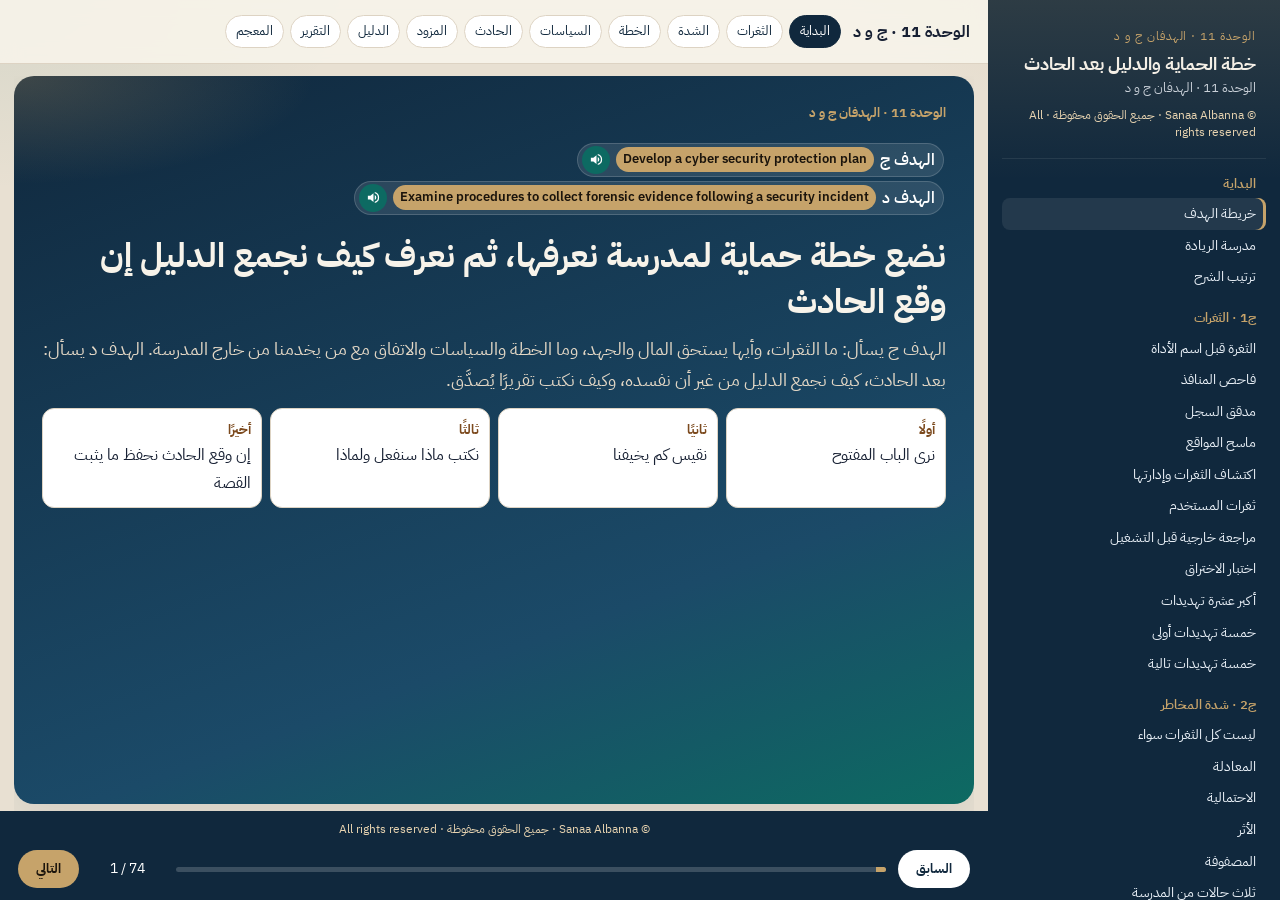
<file: index.html>
<!DOCTYPE html>
<html lang="ar" dir="rtl">
<head>
  <meta charset="UTF-8">
  <meta name="viewport" content="width=device-width, initial-scale=1">
  <title>الهدفان ج و د | الوحدة 11</title>
  <link rel="preconnect" href="https://fonts.googleapis.com">
  <link rel="preconnect" href="https://fonts.gstatic.com" crossorigin>
  <link href="https://fonts.googleapis.com/css2?family=IBM+Plex+Sans+Arabic:wght@400;500;600;700&family=IBM+Plex+Sans:wght@500;600;700&display=swap" rel="stylesheet">
  <link rel="stylesheet" href="styles.css">
</head>
<body data-page="home" data-next="c1.html">
<div class="app">
  <aside class="side" id="side"></aside>
  <div class="main">
    <header class="bar">
      <button class="menu-btn" id="btnMenu" type="button">الأقسام</button>
      <a href="index.html" style="text-decoration:none;color:inherit;font-weight:700">الوحدة 11 · ج و د</a>
      <nav class="quick">
        <a href="index.html" aria-current="page">البداية</a>
        <a href="c1.html">الثغرات</a>
        <a href="c2.html">الشدة</a>
        <a href="c3.html">الخطة</a>
        <a href="c4.html">السياسات</a>
        <a href="incident.html">الحادث</a>
        <a href="c5.html">المزود</a>
        <a href="d1.html">الدليل</a>
        <a href="d2.html">التقرير</a>
        <a href="glossary.html">المعجم</a>
      </nav>
    </header>
    <div class="deck">

      <section class="slide hero" id="home">
        <p class="kicker">الوحدة 11 · الهدفان ج و د</p>
        <p>
          <span class="t" data-en="Develop a cyber security protection plan" data-say="Develop a cyber security protection plan">الهدف ج</span>
          <span class="t" data-en="Examine procedures to collect forensic evidence following a security incident" data-say="Examine procedures to collect forensic evidence following a security incident">الهدف د</span>
        </p>
        <h1>نضع خطة حماية لمدرسة نعرفها، ثم نعرف كيف نجمع الدليل إن وقع الحادث</h1>
        <p class="lead">الهدف ج يسأل: ما الثغرات، وأيها يستحق المال والجهد، وما الخطة والسياسات والاتفاق مع من يخدمنا من خارج المدرسة. الهدف د يسأل: بعد الحادث، كيف نجمع الدليل من غير أن نفسده، وكيف نكتب تقريرًا يُصدَّق.</p>
        <div class="flow">
          <span><b>أولًا</b>نرى الباب المفتوح</span>
          <span><b>ثانيًا</b>نقيس كم يخيفنا</span>
          <span><b>ثالثًا</b>نكتب ماذا سنفعل ولماذا</span>
          <span><b>أخيرًا</b>إن وقع الحادث نحفظ ما يثبت القصة</span>
        </div>
      </section>

      <section class="slide" id="school">
        <p class="kicker">مثال واحد نمشي معه حتى آخر شريحة</p>
        <h2>مدرسة الريادة الأهلية ليست شركة بعيدة. هي مكان نقدر نتخيله</h2>
        <div class="grid-2">
          <svg class="diagram" viewBox="0 0 520 300" role="img" aria-label="مخطط مدرسة: استقبال، غرفة خادم، صف، شبكة أهالي، وسحابة مواعيد خارج السور">
            <rect x="16" y="16" width="488" height="268" rx="18" fill="#f7f3ea" stroke="#ddd3c3"/>
            <rect x="36" y="40" width="130" height="78" rx="12" fill="#fff" stroke="#1a4060"/>
            <text x="101" y="74" text-anchor="middle" font-size="15" fill="#10283d">الاستقبال</text>
            <text x="101" y="96" text-anchor="middle" font-size="12" fill="#5e564c">ليلى والدفتر</text>
            <rect x="190" y="40" width="140" height="78" rx="12" fill="#10283d"/>
            <text x="260" y="74" text-anchor="middle" font-size="15" fill="#fff">غرفة الخادم</text>
            <text x="260" y="96" text-anchor="middle" font-size="12" fill="#e7d3b0">العلامات والرواتب</text>
            <rect x="354" y="40" width="130" height="78" rx="12" fill="#fff" stroke="#0d6a62"/>
            <text x="419" y="74" text-anchor="middle" font-size="15" fill="#0d6a62">الصف</text>
            <text x="419" y="96" text-anchor="middle" font-size="12" fill="#5e564c">هدى وميرال</text>
            <rect x="36" y="150" width="200" height="70" rx="12" fill="#fbf6ec" stroke="#a56a34"/>
            <text x="136" y="180" text-anchor="middle" font-size="15" fill="#7c4a1e">شبكة الأهالي</text>
            <text x="136" y="202" text-anchor="middle" font-size="12" fill="#5e564c">موجة تخرج من السور</text>
            <rect x="260" y="150" width="224" height="70" rx="12" fill="#e6f4f2" stroke="#0d6a62"/>
            <text x="372" y="180" text-anchor="middle" font-size="15" fill="#0d6a62">مواعيد في السحابة</text>
            <text x="372" y="202" text-anchor="middle" font-size="12" fill="#5e564c">البيانات ليست داخل السور</text>
            <text x="260" y="258" text-anchor="middle" font-size="13" fill="#5e564c">سارة مسؤولة التقنية. كل مثال لاحق يحدث في هذه المدرسة.</text>
          </svg>
          <article class="story">
            <span class="tag">ليش هذا المثال؟</span>
            <p>الخطة لا تُفهم وهي معلقة في الهواء. إذا عرفنا من يجلس عند الباب، وأين تعيش العلامات، ومن يدخل الموجة من الشارع، صارت كلمة «سياسة» جوابًا عن مشكلة رأيناها، لا تعريفًا نحفظه.</p>
            <p>سائر الشرائح ترجع إلى ليلى وهدى وميرال وسارة. حين تتغير القصة نقوله بصراحة.</p>
          </article>
        </div>
      </section>

      <section class="slide" id="path">
        <p class="kicker">زر التالي هو طريق الحصة</p>
        <h2>كل شريحة تكمل التي قبلها. لا نقفز إلى اسم الأداة قبل أن نرى المشكلة</h2>
        <div class="checks">
          <article class="card check">
            <h3>الهدف ج · الخطة</h3>
            <p>ج1 نبحث عن الثغرات بالأدوات وبالناس. ج2 نقيس الشدة. ج3 نكتب الحماية وتبريرها وقيودها واختبارها. ج4 نثبّت ذلك في سياسات، ونجهّز الاستجابة والتعافي. ج5 نفهم ماذا يعني أن نسلم جزءًا من العمل لمزود خارج المدرسة.</p>
          </article>
          <article class="card check">
            <h3>الهدف د · الدليل</h3>
            <p>د1 نجمع الدليل من الجهاز ومن الشبكة من غير أن نغيّر القصة. د2 نكتب ما رأيناه في وقته، ونميّز الدليل الصادق من الإنذار الكاذب، ونوصي بما يمنع التكرار.</p>
          </article>
          <article class="card check">
            <h3>قاعدة الاسم الإنجليزي</h3>
            <p>إذا ظهر اسم أجنبي فعلى الشريحة معناه العربي كاملًا، والسماعة تنطق الاسم لا حروفه المختصرة. الاختصار، إن لزم، يُشرح في سطر تحته.</p>
          </article>
        </div>
      </section>

    </div>
  </div>
</div>
<div class="toast" id="toast" role="status"></div>
<script src="app.js"></script>
</body>
</html>
</file>
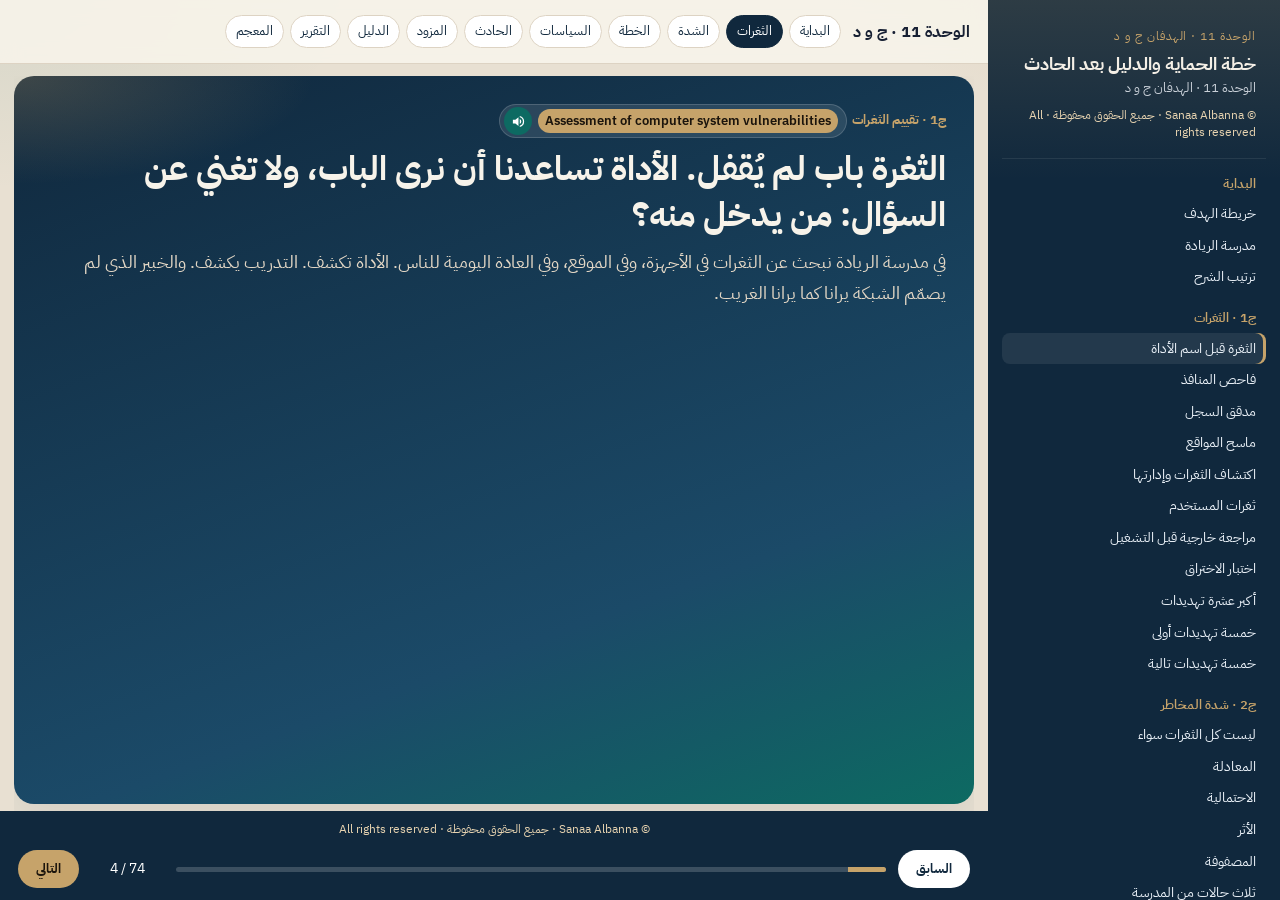
<file: c1.html>
<!DOCTYPE html>
<html lang="ar" dir="rtl">
<head>
  <meta charset="UTF-8">
  <meta name="viewport" content="width=device-width, initial-scale=1">
  <title>ج1 تقييم الثغرات | الوحدة 11</title>
  <link rel="preconnect" href="https://fonts.googleapis.com">
  <link rel="preconnect" href="https://fonts.gstatic.com" crossorigin>
  <link href="https://fonts.googleapis.com/css2?family=IBM+Plex+Sans+Arabic:wght@400;500;600;700&family=IBM+Plex+Sans:wght@500;600;700&display=swap" rel="stylesheet">
  <link rel="stylesheet" href="styles.css">
</head>
<body data-page="c1" data-prev="index.html" data-next="c2.html">
<div class="app">
  <aside class="side" id="side"></aside>
  <div class="main">
    <header class="bar">
      <button class="menu-btn" id="btnMenu" type="button">الأقسام</button>
      <a href="index.html" style="text-decoration:none;color:inherit;font-weight:700">الوحدة 11 · ج و د</a>
      <nav class="quick">
        <a href="index.html">البداية</a>
        <a href="c1.html" aria-current="page">الثغرات</a>
        <a href="c2.html">الشدة</a>
        <a href="c3.html">الخطة</a>
        <a href="c4.html">السياسات</a>
        <a href="incident.html">الحادث</a>
        <a href="c5.html">المزود</a>
        <a href="d1.html">الدليل</a>
        <a href="d2.html">التقرير</a>
        <a href="glossary.html">المعجم</a>
      </nav>
    </header>
    <div class="deck">

      <section class="slide hero" id="c1-open">
        <p class="kicker">ج1 · تقييم الثغرات <span class="t" data-en="Assessment of computer system vulnerabilities" data-say="Assessment of computer system vulnerabilities"></span></p>
        <h1>الثغرة باب لم يُقفل. الأداة تساعدنا أن نرى الباب، ولا تغني عن السؤال: من يدخل منه؟</h1>
        <p class="lead">في مدرسة الريادة نبحث عن الثغرات في الأجهزة، وفي الموقع، وفي العادة اليومية للناس. الأداة تكشف. التدريب يكشف. والخبير الذي لم يصمّم الشبكة يرانا كما يرانا الغريب.</p>
      </section>

      <section class="slide" id="ports">
        <p class="kicker">ج1 · فاحص المنافذ <span class="t" data-en="Port scanner" data-say="Port scanner"></span></p>
        <h2>المنفذ باب لتطبيق. إن كان التطبيق غير موجود، الباب المفتوح زينة للمهاجم</h2>
        <p class="abbr">فاحص المنافذ <strong>برنامج</strong>. يُثبَّت على جهاز ثم يُشغَّل، ويجرّب الأبواب من خارجها. <span class="t" data-en="Port scanner is a program" data-say="Port scanner is a program">برنامج فاحص المنافذ</span></p>
        <div class="grid-2">
          <svg class="diagram" viewBox="0 0 460 240" role="img" aria-label="خمسة أبواب، أربعة مغلقة وواحد مفتوح وعليه ضوء">
            <rect width="460" height="240" fill="#fbf8f2"/>
            <g font-size="13" fill="#10283d">
              <rect x="24" y="40" width="70" height="120" rx="6" fill="#e7eef6" stroke="#1a4060"/>
              <text x="59" y="180" text-anchor="middle">مغلق</text>
              <rect x="110" y="40" width="70" height="120" rx="6" fill="#e7eef6" stroke="#1a4060"/>
              <text x="145" y="180" text-anchor="middle">مغلق</text>
              <rect x="196" y="36" width="74" height="124" rx="6" fill="#fff4e8" stroke="#a56a34" stroke-width="3"/>
              <text x="233" y="100" text-anchor="middle" fill="#7c4a1e">مفتوح</text>
              <text x="233" y="180" text-anchor="middle">لا برنامج خلفه</text>
              <rect x="286" y="40" width="70" height="120" rx="6" fill="#e7eef6" stroke="#1a4060"/>
              <text x="321" y="180" text-anchor="middle">مغلق</text>
              <rect x="372" y="40" width="70" height="120" rx="6" fill="#e7eef6" stroke="#1a4060"/>
              <text x="407" y="180" text-anchor="middle">مغلق</text>
            </g>
          </svg>
          <article class="card">
            <h3>ماذا يفعل الفحص؟</h3>
            <p>التطبيقات تتكلم عبر أبواب مرقمة على الشبكة. فاحص المنافذ يجرب هذه الأبواب ويقول: مفتوح أو مغلق. نفحص عنوان المدرسة الظاهر للشارع، أو جهازًا داخل الشبكة، بإذن سارة لا على شبكة الناس.</p>
            <p class="why"><strong>ليش يهم؟</strong> موقع المدرسة ترك باب الإدارة مفتوحًا بعد الصيانة. لا أحد يستخدمه. الغريب يجربه قبل أن يجرب الباب الرئيسي. الإغلاق يكون عادة من جدار الحماية.</p>
          </article>
        </div>
      </section>

      <section class="slide" id="registry">
        <p class="kicker">ج1 · مدقق السجل <span class="t" data-en="Registry checker" data-say="Registry checker"></span></p>
        <h2>سجل ويندوز دفتر الإعدادات. بعض البرامج الضارة تكتب سطرًا فيه كي تعمل مع إقلاع الجهاز</h2>
        <div class="grid-2">
          <article class="def">
            <span class="tag">بلغة بسيطة</span>
            <p>ويندوز، وهو نظام تشغيل من شركة مايكروسوفت، يحفظ إعداداته وإعدادات برامجه في قاعدة اسمها السجل. مدقق السجل <strong>برنامج</strong> يقرأ هذا الدفتر ويبحث عن سطر مكسور أو غريب.</p>
            <p>في المختبر جهاز بطيء. الفحص يجد برنامجًا يبدأ مع الجهاز لم تثبّته المدرسة. هذا أثر يستحق السؤال، لا زر «تنظيف» نضغطه ونذهب.</p>
          </article>
          <article class="impact risk">
            <h3>حد الأداة</h3>
            <p>منظف السجل المتسرع قد يحذف سطرًا يحتاجه ويندوز، فيتعطل الصف صباح الامتحان. الأداة للفحص بإذن، لا للعبث. كل تغيير نعرف لماذا فعلناه، وهذا سينفعنا حين نصل إلى الدليل الجنائي.</p>
          </article>
        </div>
      </section>

      <section class="slide" id="web">
        <p class="kicker">ج1 · ماسح ثغرات المواقع <span class="t" data-en="Website vulnerability scanner" data-say="Website vulnerability scanner"></span></p>
        <h2>الماسح يسأل موقع المدرسة: هل صندوق البحث يصدّق أي جملة تُكتب فيه؟</h2>
        <p class="abbr">ماسح ثغرات المواقع <strong>برنامج</strong>. يُشغَّل على موقع بإذن صاحبه، ويرسل فحوصات، ثم يكتب تقريرًا. <span class="t" data-en="Website vulnerability scanner is a program" data-say="Website vulnerability scanner is a program">برنامج ماسح المواقع</span></p>
        <div class="grid-2">
          <article class="story">
            <span class="tag">مثال حي</span>
            <p>ميرال تبحث عن «جدول الامتحان». الموقع يعيد الجدول. ثم يكتب شخص في الصندوق جملة ليست بحثًا، بل أمرًا تفهمه قاعدة البيانات. إن كان الموقع ساذجًا، يعيد بيانات لا يخصها البحث: أسماء، أو أرقام هواتف.</p>
            <p>هذا الهجوم اسمه حقن الأوامر. قاعدة البيانات تُسأل بلغة الاستعلام المهيكلة، واسمها بالإنجليزية <bdi>Structured Query Language</bdi>، وحروفها الأولى شائعة في الاسم المختصر <bdi>SQL</bdi>. الهجوم إذن: حقن هذه اللغة، أو <bdi>SQL Injection</bdi>.</p>
          </article>
          <article class="card">
            <h3>ماذا نفعل بالماسح؟</h3>
            <ul>
              <li>يفحص الخادم الذي يستضيف الموقع، ويكشف الحقن وثغرات معروفة.</li>
              <li>بعض الماسحات مجانية، وقد تطلب تسجيلًا. التشغيل على موقع المدرسة بإذن، لا على موقع غيرنا.</li>
              <li>النتيجة قائمة أبواب، لا وسام أمان. الباب الذي ظهر نغلقه ثم نعيد الفحص.</li>
            </ul>
          </article>
        </div>
      </section>

      <section class="slide" id="manage">
        <p class="kicker">ج1 · اكتشاف الثغرات وإدارتها <span class="t" data-en="Vulnerability detection and management software" data-say="Vulnerability detection and management software"></span></p>
        <h2>الماسح صورة لليوم. برنامج الإدارة حارس يبقى، ويرتب ما رآه، ويقترح ماذا نفعل</h2>
        <div class="grid-3">
          <article class="card">
            <h3>يراقب</h3>
            <p>يجمع ما يحدث على الشبكة طوال الأسبوع، لا في ساعة الفحص فقط.</p>
          </article>
          <article class="card">
            <h3>يفسر</h3>
            <p>يبحث عن إعداد خاطئ قد يسمح باستغلال ثغرة، ثم ينبّه سارة.</p>
          </article>
          <article class="card">
            <h3>يقترح</h3>
            <p>لا يكتفي بالصراخ. يقول: حدّثي هذا البرنامج، أو أغلقي هذا الباب.</p>
          </article>
        </div>
        <p class="abbr">مثال من هذا النوع: حماية مايكروسوفت المتقدمة من التهديدات. اسمها بالإنجليزية <bdi>Microsoft Defender Advanced Threat Protection</bdi>. الحروف <bdi>ATP</bdi> اختصار <bdi>Advanced Threat Protection</bdi>، أي الحماية المتقدمة من التهديدات.</p>
      </section>

      <section class="slide" id="users">
        <p class="kicker">ج1 · تقييم ثغرات المستخدم <span class="t" data-en="User vulnerabilities" data-say="User vulnerabilities"></span></p>
        <h2>أحيانًا الثغرة ليست منفذًا. هي شخص متعب، أو ورقة، أو صديقة</h2>
        <div class="grid-3">
          <article class="impact risk">
            <h3>ثغرة المال</h3>
            <p>عرض نقود، أو تهديد، مقابل كلمة مرور. ليلى عند الاستقبال ترى أهلًا غاضبين كل يوم. الضغط نفسه قد يأتي بصورة رسالة: «ادفعي وإلا نشرنا صورتك».</p>
          </article>
          <article class="story">
            <h3>ثغرة المكان</h3>
            <p>كلمة المرور على ورقة لاصقة بجانب الشاشة، أو بطاقة المعلمة التي سقطت في الباص. الباب الرقمي صار مفتاحًا على الأرض.</p>
          </article>
          <article class="think">
            <h3>ثغرة الحديث</h3>
            <p>ميرال تخبر صديقتها برقم دخول بوابة العلامات «حتى تساعدنا». الصديقة ليست مهاجمة، لكن السر خرج من صاحبه.</p>
          </article>
        </div>
        <p class="why"><strong>ليش التدريب والتدقيق؟</strong> المحاضرة مرة في أول السنة تُنسى. التدقيق يسأل بعد شهر: هل الورقة ما زالت على الشاشة؟ التدريب يُعاد حين تتغير القاعدة أو بعد حادثة.</p>
      </section>

      <section class="slide" id="review">
        <p class="kicker">ج1 · مراجعة طرف خارجي <span class="t" data-en="Independent third-party review" data-say="Independent third party review"></span></p>
        <h2>سارة لا ترى خطأها لأن الشبكة في رأسها «صحيحة كما قصدتها»</h2>
        <div class="grid-2">
          <article class="card">
            <h3>المثال</h3>
            <p>سارة وصلت شبكة الأهالي بجوار خادم العلامات لأن ذلك كان أسرع يوم الافتتاح. هي تعرف القصد، فترى التصميم سليمًا. خبير لم يبنِ الشبكة يسأل سؤالًا واحدًا: لماذا يقدر هاتف الأب أن يقترب من علامات ميرال؟</p>
          </article>
          <article class="impact good">
            <h3>متى؟</h3>
            <p>قبل التشغيل، لا بعد أول أسبوع دراسة. المراجعة قراءة للتصميم وتعليق على حمايته. ما زال الإصلاح رخيصًا: نفصل الشبكتين قبل أن يعتاد الناس الخطأ.</p>
            <p>هذه المراجعة غير اختبار الاختراق. هنا نقرأ الخطة. هناك نجرب أن نكسر النظام المتفق على تجربته.</p>
          </article>
        </div>
      </section>

      <section class="slide" id="pentest">
        <p class="kicker">ج1 · اختبار الاختراق <span class="t" data-en="Penetration testing" data-say="Penetration testing"></span></p>
        <h2>الخبير يستخدم أساليب المهاجم، لكن الموعد مكتوب والمقصود أن نجد الثقب لا أن نفوز</h2>
        <div class="flow">
          <span><b>1 اتفاق</b>المدرسة تعرف ماذا سيُجرَّب، ومتى، وعلى أي جهاز.</span>
          <span><b>2 سيناريو</b>مثلًا: جهاز غريب يُوصل في المختبر. هل ظهر في التنبيه؟</span>
          <span><b>3 ملاحظة</b>هل اكتشفنا الهجوم؟ وماذا فعلنا حين اكتشفناه؟</span>
          <span><b>4 تقرير</b>قائمة بما نجح اختراقه، لا قصة بطولة.</span>
        </div>
        <p class="why"><strong>ليش لا نفاجأ المدرسة يوم الامتحان؟</strong> الاختبار الذي يوقف نظام العلامات في ساعة الامتحان ضرر لا فحص. والتهديدات تتغير، فالقائمة التي نجرّبها هي الهجمات الشائعة الآن، لا قائمة حفظناها من سنة قديمة.</p>
        <p>يسمونه أحيانًا قرصنة أخلاقية: الأسلوب يشبه أسلوب المخرب، والنية والإذن مختلفان. غالبًا ينفذه خبراء من خارج المدرسة.</p>
      </section>

      <section class="slide" id="owasp">
        <p class="kicker">ج1 · أكبر عشرة تهديدات للويب <span class="t" data-en="Open Web Application Security Project top 10" data-say="Open Web Application Security Project top ten"></span></p>
        <h2>مشروع واحد يجمع الهجمات التي وقعت فعلًا، ويرتب أكثرها أذى</h2>
        <article class="def">
          <p>الاسم الكامل: مشروع أمان تطبيقات الويب المفتوحة. بالإنجليزية <bdi>Open Web Application Security Project</bdi>.</p>
          <p class="abbr">الاختصار <bdi>OWASP</bdi> هو الحروف الأولى من هذا الاسم. لا نكتبه وحدّه في الإجابة حتى نشرح ماذا يعني.</p>
          <p>المشروع ينشر قائمة بأكبر عشرة تهديدات لمواقع الويب، مبنية على هجمات حقيقية، ويحدّثها لأن الترتيب يتغير. في قائمة سنة 2017 كان الحقن في المرتبة الأولى. في قائمة سنة 2021 صار كسر التحكم في الوصول أولًا، وبقي الحقن ثالثًا. في الحصة نستخدم قائمة 2021 لأنها النسخة التي استقر عليها التدريس، ونذكر أن المشروع يطلب منا مراجعة أحدث قائمة حين نكتب خطة لمؤسسة.</p>
        </article>
        <p>
          <span class="t" data-en="Open Web Application Security Project" data-say="Open Web Application Security Project">مشروع أمان تطبيقات الويب المفتوحة</span>
        </p>
      </section>

      <section class="slide" id="owasp-a">
        <p class="kicker">ج1 · خمسة تهديدات، بمثال من الريادة</p>
        <h2>الاسم الإنجليزي كامل. المثال من المدرسة. الحماية جملة واحدة</h2>
        <div class="table-wrap">
          <table>
            <thead>
              <tr><th>التهديد</th><th>في مدرسة الريادة</th><th>ماذا نفعل؟</th></tr>
            </thead>
            <tbody>
              <tr>
                <td>كسر التحكم في الوصول. بالإنجليزية <bdi>Broken Access Control</bdi></td>
                <td>ميرال تغيّر رقمًا في رابط العلامة فتفتح علامة زميلتها.</td>
                <td>النظام يسأل: هل هذه الطالبة صاحبة العلامة؟ لا يكتفي بإخفاء الزر.</td>
              </tr>
              <tr>
                <td>إخفاقات التشفير. <bdi>Cryptographic Failures</bdi></td>
                <td>كلمات مرور المعلمات محفوظة كما كُتبت، بلا حماية.</td>
                <td>نحفظها مشفّرة، ونشغّل الموقع على اتصال مشفّر.</td>
              </tr>
              <tr>
                <td>الحقن. <bdi>Injection</bdi></td>
                <td>صندوق البحث يقبل أمرًا يصل إلى قاعدة البيانات.</td>
                <td>النظام يفصل كلام الزائر عن أمر قاعدة البيانات.</td>
              </tr>
              <tr>
                <td>تصميم غير آمن. <bdi>Insecure Design</bdi></td>
                <td>نظام العلامات بُني ولم يُسأل: من يحق له التعديل؟</td>
                <td>سؤال الصلاحية يُكتب في التصميم، قبل البرمجة.</td>
              </tr>
              <tr>
                <td>إعداد أمني خاطئ. <bdi>Security Misconfiguration</bdi></td>
                <td>لوحة الموقع ما زالت باسم المدير وكلمة المصنع.</td>
                <td>نغيّر كلمة المصنع ونغلق الصفحات التي لا نستخدمها.</td>
              </tr>
            </tbody>
          </table>
        </div>
      </section>

      <section class="slide" id="owasp-b">
        <p class="kicker">ج1 · الخمسة التالية</p>
        <h2>القديم، والهوية، والتحديث الكاذب، والصمت، والطلب الذي يخدع الخادم</h2>
        <div class="table-wrap">
          <table>
            <thead>
              <tr><th>التهديد</th><th>في مدرسة الريادة</th><th>ماذا نفعل؟</th></tr>
            </thead>
            <tbody>
              <tr>
                <td>مكوّنات قديمة فيها ثغرات. <bdi>Vulnerable and Outdated Components</bdi></td>
                <td>إضافة الموقع لم تُحدَّث منذ سنتين، وثغرتها منشورة.</td>
                <td>جرد الإضافات، وتحديث ما نستخدمه، وحذف ما لا نستخدمه.</td>
              </tr>
              <tr>
                <td>فشل التعرف والتحقق. <bdi>Identification and Authentication Failures</bdi></td>
                <td>كلمة المرور «123456»، ولا قفل بعد المحاولات الخاطئة.</td>
                <td>قاعدة لكلمة المرور، وقفل مؤقت، وتحقق ثانٍ للحساب الحساس.</td>
              </tr>
              <tr>
                <td>فشل سلامة البرمجيات والبيانات. <bdi>Software and Data Integrity Failures</bdi></td>
                <td>تحديث يُنزَّل من صفحة غير موثوقة ويُثبَّت فورًا.</td>
                <td>التحديث من مصدر المدرسة فقط، بعد التحقق من سلامته.</td>
              </tr>
              <tr>
                <td>فشل السجلات والمراقبة. <bdi>Security Logging and Monitoring Failures</bdi></td>
                <td>دخول غريب إلى العلامات حدث يوم الأحد، ولم تره سارة إلا يوم الخميس.</td>
                <td>سجل للدخول الفاشل، وتنبيه في اليوم نفسه.</td>
              </tr>
              <tr>
                <td>تزوير الطلب من جهة الخادم. <bdi>Server-Side Request Forgery</bdi></td>
                <td>صفحة في الموقع تجعل الخادم يجلب رابطًا داخليًا لا يُفترض أن يراه الزائر.</td>
                <td>الخادم لا يصدّق روابط الزائر، ولا يطلب من داخل الشبكة نيابة عنه.</td>
              </tr>
            </tbody>
          </table>
        </div>
        <p class="abbr">الاختصار الشائع للتهديد الأخير هو <bdi>SSRF</bdi>، أي الحروف الأولى من <bdi>Server-Side Request Forgery</bdi>. في الإجابة نكتب الاسم العربي أو الإنجليزي كاملًا.</p>
      </section>

    </div>
  </div>
</div>
<div class="toast" id="toast" role="status"></div>
<script src="app.js"></script>
</body>
</html>
</file>
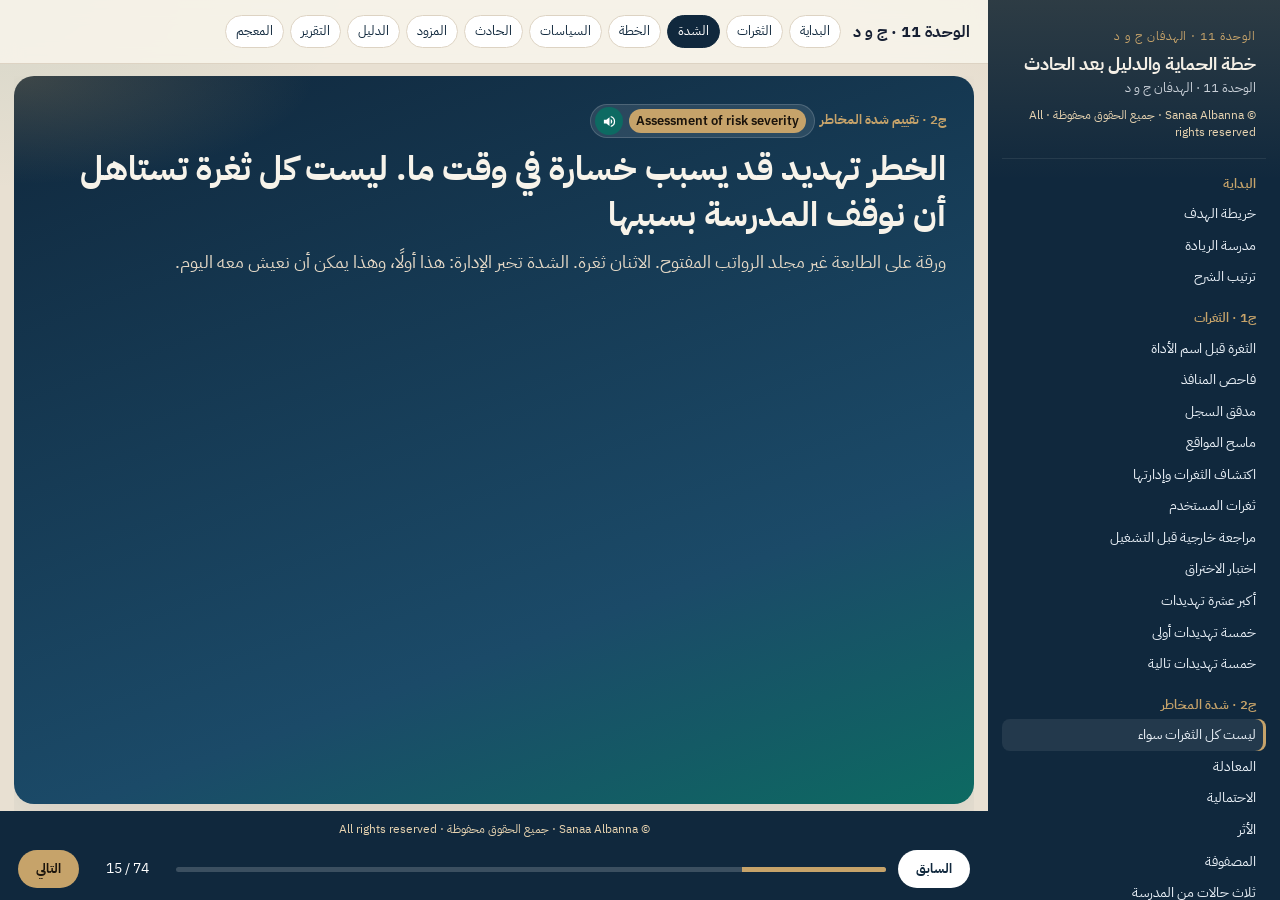
<file: c2.html>
<!DOCTYPE html>
<html lang="ar" dir="rtl">
<head>
  <meta charset="UTF-8">
  <meta name="viewport" content="width=device-width, initial-scale=1">
  <title>ج2 شدة المخاطر | الوحدة 11</title>
  <link rel="preconnect" href="https://fonts.googleapis.com">
  <link rel="preconnect" href="https://fonts.gstatic.com" crossorigin>
  <link href="https://fonts.googleapis.com/css2?family=IBM+Plex+Sans+Arabic:wght@400;500;600;700&family=IBM+Plex+Sans:wght@500;600;700&display=swap" rel="stylesheet">
  <link rel="stylesheet" href="styles.css">
</head>
<body data-page="c2" data-prev="c1.html" data-next="c3.html">
<div class="app">
  <aside class="side" id="side"></aside>
  <div class="main">
    <header class="bar">
      <button class="menu-btn" id="btnMenu" type="button">الأقسام</button>
      <a href="index.html" style="text-decoration:none;color:inherit;font-weight:700">الوحدة 11 · ج و د</a>
      <nav class="quick">
        <a href="index.html">البداية</a>
        <a href="c1.html">الثغرات</a>
        <a href="c2.html" aria-current="page">الشدة</a>
        <a href="c3.html">الخطة</a>
        <a href="c4.html">السياسات</a>
        <a href="incident.html">الحادث</a>
        <a href="c5.html">المزود</a>
        <a href="d1.html">الدليل</a>
        <a href="d2.html">التقرير</a>
        <a href="glossary.html">المعجم</a>
      </nav>
    </header>
    <div class="deck">

      <section class="slide hero" id="c2-open">
        <p class="kicker">ج2 · تقييم شدة المخاطر <span class="t" data-en="Assessment of risk severity" data-say="Assessment of risk severity"></span></p>
        <h1>الخطر تهديد قد يسبب خسارة في وقت ما. ليست كل ثغرة تستاهل أن نوقف المدرسة بسببها</h1>
        <p class="lead">ورقة على الطابعة غير مجلد الرواتب المفتوح. الاثنان ثغرة. الشدة تخبر الإدارة: هذا أولًا، وهذا يمكن أن نعيش معه اليوم.</p>
      </section>

      <section class="slide" id="formula">
        <p class="kicker">ج2 · المعادلة <span class="t" data-en="Risk severity" data-say="Risk severity"></span></p>
        <h2>شدة المخاطر = احتمال حدوث التهديد × قيمة الأثر</h2>
        <svg class="diagram" viewBox="0 0 640 150" role="img" aria-label="ثلاثة صناديق: احتمالية في أثر يساوي شدة">
          <rect x="20" y="36" width="160" height="70" rx="14" fill="#10283d"/>
          <text x="100" y="78" text-anchor="middle" fill="#fff" font-size="18">احتمالية</text>
          <text x="210" y="80" text-anchor="middle" fill="#7c4a1e" font-size="28">×</text>
          <rect x="240" y="36" width="160" height="70" rx="14" fill="#0d6a62"/>
          <text x="320" y="78" text-anchor="middle" fill="#fff" font-size="18">أثر الخسارة</text>
          <text x="430" y="80" text-anchor="middle" fill="#7c4a1e" font-size="28">=</text>
          <rect x="460" y="36" width="160" height="70" rx="14" fill="#a56a34"/>
          <text x="540" y="78" text-anchor="middle" fill="#fff" font-size="18">شدة</text>
        </svg>
        <p class="lead">الاحتمالية وحدها لا تكفي. حريق نادر في غرفة الخادم ما زال مؤلمًا لأن العلامات هناك. والأثر وحده لا يكفي. ضياع ورقة عليها اسم المادة فقط، حتى لو تكرر، لا يساوي ضياع الرواتب.</p>
      </section>

      <section class="slide" id="likelihood">
        <p class="kicker">ج2 · احتمال حدوث التهديد <span class="t" data-en="Probability of the threat occurring" data-say="Probability of the threat occurring"></span></p>
        <h2>ثلاثة مستويات، وكل مستوى مربوط بتكرار نقدر نتخيله</h2>
        <div class="grid-3">
          <article class="card">
            <h3>محتمل للغاية <span class="t" data-en="Very likely" data-say="Very likely"></span></h3>
            <p>مرة أو أكثر في اليوم تقريبًا. الباب الذي يُفتح كل حصة، أو الرسالة التي تصل كل صباح.</p>
          </article>
          <article class="card">
            <h3>محتمل <span class="t" data-en="Likely" data-say="Likely"></span></h3>
            <p>كل أسبوع أو شهر تقريبًا. زيارة الأهالي يوم الخميس، أو تقرير يُطبع نهاية الأسبوع.</p>
          </article>
          <article class="card">
            <h3>غير محتمل <span class="t" data-en="Unlikely" data-say="Unlikely"></span></h3>
            <p>كل عام تقريبًا، أو أقل. حريق لم يقع في المبنى، أو فيضان في مدينة جافة.</p>
          </article>
        </div>
        <article class="think">
          <h3>كيف نختار المستوى قبل أن نعدّ المرات؟</h3>
          <p>نسأل عن الناس: هل الهجوم يحتاج مهارة نادرة ومالًا ومعدات، ولا يقدر عليه إلا مدير النظام؟ هذا يميل إلى «غير محتمل». هل يقدر عليه أي شخص على الإنترنت بأداة جاهزة ومن غير مهارة، والدافع مال؟ هذا يميل إلى «محتمل للغاية».</p>
          <p>ونسأل عن التهديد نفسه: هل استغلاله مشهور وسهل الاكتشاف، وهل توجد أداة جاهزة؟ السهولة ترفع الاحتمال. المجموعة الصغيرة من الخبراء تخفضه.</p>
        </article>
      </section>

      <section class="slide" id="impact">
        <p class="kicker">ج2 · مستوى الأثر وقيمة الخسارة <span class="t" data-en="Impact level" data-say="Impact level, value of the loss"></span></p>
        <h2>أثر فني داخل الجهاز، وأثر تجاري على المدرسة. الاثنان يتكلمان معًا</h2>
        <div class="grid-2">
          <article class="card">
            <h3>الأثر الفني</h3>
            <ul>
              <li>كم من البيانات السرية ضاع أو تلف أو انكشف؟</li>
              <li>هل توقفت الخدمة: العلامات، الباب، الموقع؟</li>
            </ul>
          </article>
          <article class="card">
            <h3>الأثر التجاري</h3>
            <ul>
              <li>كم تخسر المدرسة مالًا؟</li>
              <li>هل تتأذى سمعتها عند الأهالي؟</li>
              <li>كم من البيانات الشخصية خرج؟</li>
            </ul>
          </article>
        </div>
        <div class="grid-3">
          <article class="impact good"><h3>طفيفة <span class="t" data-en="Minor" data-say="Minor"></span></h3><p>إزعاج. اسم المادة على ورقة الطابعة. لا علامات ولا رواتب.</p></article>
          <article class="story"><h3>معتدلة <span class="t" data-en="Moderate" data-say="Moderate"></span></h3><p>المواصفة تسمي هذا الأثر أحيانًا «متوسطًا». بيانات اتصال أو توقف حصة، لا كارثة السنة كلها. لا نخلطه مع «شدة متوسطة» التي ستظهر في الخلية.</p></article>
          <article class="impact risk"><h3>كبيرة <span class="t" data-en="Major" data-say="Major"></span></h3><p>رواتب، علامات رسمية، أو توقف الامتحان. الخسارة تؤلم المدرسة أيامًا.</p></article>
        </div>
      </section>

      <section class="slide" id="matrix">
        <p class="kicker">ج2 · مصفوفة الشدة <span class="t" data-en="Risk severity matrix" data-say="Risk severity matrix"></span></p>
        <h2>الخلية الحمراء واحدة: محتمل للغاية مع أثر كبير. اسمها في المواصفة متطرفة، وفي جدول المثال شديدة</h2>
        <div class="table-wrap">
          <table class="matrix">
            <thead>
              <tr>
                <th>الاحتمالية \ الأثر</th>
                <th>طفيفة</th>
                <th>معتدلة</th>
                <th>كبيرة</th>
              </tr>
            </thead>
            <tbody>
              <tr>
                <th>محتمل للغاية</th>
                <td class="tone-mid" data-cell="very-minor">متوسطة</td>
                <td class="tone-high" data-cell="very-moderate">مرتفعة</td>
                <td class="tone-ext" data-cell="very-major">متطرفة</td>
              </tr>
              <tr>
                <th>محتمل</th>
                <td class="tone-low" data-cell="possible-minor">منخفضة</td>
                <td class="tone-mid" data-cell="possible-moderate">متوسطة</td>
                <td class="tone-high" data-cell="possible-major">مرتفعة</td>
              </tr>
              <tr>
                <th>غير محتمل</th>
                <td class="tone-low" data-cell="unlikely-minor">منخفضة</td>
                <td class="tone-low" data-cell="unlikely-moderate">منخفضة</td>
                <td class="tone-mid" data-cell="unlikely-major">متوسطة</td>
              </tr>
            </tbody>
          </table>
        </div>
        <div id="riskPicker">
          <p>جرّبي الخلية. الأخضر <span class="t" data-en="Low" data-say="Low">منخفض</span>، والأصفر <span class="t" data-en="Medium" data-say="Medium">متوسط</span>، والبرتقالي <span class="t" data-en="High" data-say="High">مرتفع</span>، والأحمر <span class="t" data-en="Extreme" data-say="Extreme">متطرف</span>.</p>
          <div class="choices" aria-label="اختيار الاحتمالية">
            <button type="button" data-axis="l" data-v="very">محتمل للغاية</button>
            <button type="button" data-axis="l" data-v="possible">محتمل</button>
            <button type="button" data-axis="l" data-v="unlikely">غير محتمل</button>
          </div>
          <div class="choices" aria-label="اختيار الأثر">
            <button type="button" data-axis="i" data-v="minor">أثر طفيف</button>
            <button type="button" data-axis="i" data-v="moderate">أثر معتدل</button>
            <button type="button" data-axis="i" data-v="major">أثر كبير</button>
          </div>
          <p class="out" id="riskOut">اختاري الاحتمالية والأثر معًا حتى تضيء الخلية.</p>
        </div>
      </section>

      <section class="slide" id="cases">
        <p class="kicker">ج2 · ثلاث حالات من الريادة</p>
        <h2>نفس المصفوفة. القرار يتغير لأن التكرار والأثر تغيّرا</h2>
        <div class="grid-3">
          <article class="impact risk">
            <h3>مجلد الرواتب مفتوح</h3>
            <p>يُفتح كل يوم، وأي حساب يقدر يعدّل الملف. محتمل للغاية × أثر كبير = <strong>متطرفة</strong>.</p>
          </article>
          <article class="story">
            <h3>شبكة الأهالي بجانب العلامات</h3>
            <p>الأهالي يزورون كل أسبوع تقريبًا، والشبكة غير مفصولة عن الخادم. محتمل × أثر كبير = <strong>مرتفعة</strong>.</p>
          </article>
          <article class="impact good">
            <h3>حريق لم يقع، والرواتب في القبو</h3>
            <p>لا حريق في تاريخ المبنى، لكن الخسارة لو وقعت كبيرة. غير محتمل × أثر كبير = <strong>متوسطة</strong>. ليست حمراء، وليست «لا شيء».</p>
          </article>
        </div>
        <p class="why"><strong>ليش الحريق ليس متطرفًا؟</strong> الندرة أنزلت الاحتمال. الأثر الكبير رفع الخلية من الأخضر إلى الأصفر. من يقول «حريق إذن أحمر» نسي نصف المعادلة.</p>
      </section>

      <section class="slide" id="when">
        <p class="kicker">ج2 · متى نعيد التقييم؟ <span class="t" data-en="Risk assessment" data-say="Risk assessment"></span></p>
        <h2>التهديد لا يقف لأننا كتبنا الورقة مرة</h2>
        <div class="flow">
          <span><b>عند التصميم</b><span class="t" data-en="Review" data-say="Review">مراجعة</span> قبل التشغيل. نصلح ونحن ما زلنا على الورق.</span>
          <span><b>أثناء التشغيل</b><span class="t" data-en="Audit" data-say="Audit">تدقيق</span> دوري، مثل كل سنة. برامج جديدة وتهديدات جديدة.</span>
          <span><b>بعد اختراق</b><span class="t" data-en="Security breach" data-say="Security breach">اختراق أمني</span>. ما وقع يغيّر ما نعرفه. نعيد القياس ولا نكتفي بإصلاح الثقب.</span>
          <span><b>النتيجة</b>قائمة مرتبة: المتطرف أولًا، ثم المرتفع، ثم المتوسط.</span>
        </div>
        <p>التدقيق هنا معناه مراجعة دورية لأمر النظام: ماله، أو حمايته، أو كفاءته. ليس امتحان الطالبات.</p>
      </section>

      <section class="slide" id="method">
        <p class="kicker">ج2 · طريقة التقييم <span class="t" data-en="Risk assessment method" data-say="Risk assessment method"></span></p>
        <h2>خمس خطوات، والنهاية قائمة لا شعور</h2>
        <ol class="steps">
          <li>نكتب التهديدات التي قد تصيب نظامًا متصلًا بالشبكة. في الريادة: الرواتب، شبكة الأهالي، الحريق، ورقة الطابعة، رسالة التصيد.</li>
          <li>لكل تهديد نقدر الاحتمال: محتمل للغاية، أو محتمل، أو غير محتمل.</li>
          <li>ننظر إلى ثغرة النظام أمام هذا التهديد بالذات. شبكة الأهالي ثغرة أمام الوصول للعلامات، لا أمام حريق القبو.</li>
          <li>نقدر الأثر: طفيف، أو معتدل، أو كبير. فني وتجاري معًا.</li>
          <li>نضع الشدة من المصفوفة: منخفضة، أو متوسطة، أو مرتفعة، أو متطرفة. هذه القائمة هي التي ستفتح خطة الحماية.</li>
        </ol>
      </section>

    </div>
  </div>
</div>
<div class="toast" id="toast" role="status"></div>
<script src="app.js"></script>
</body>
</html>
</file>
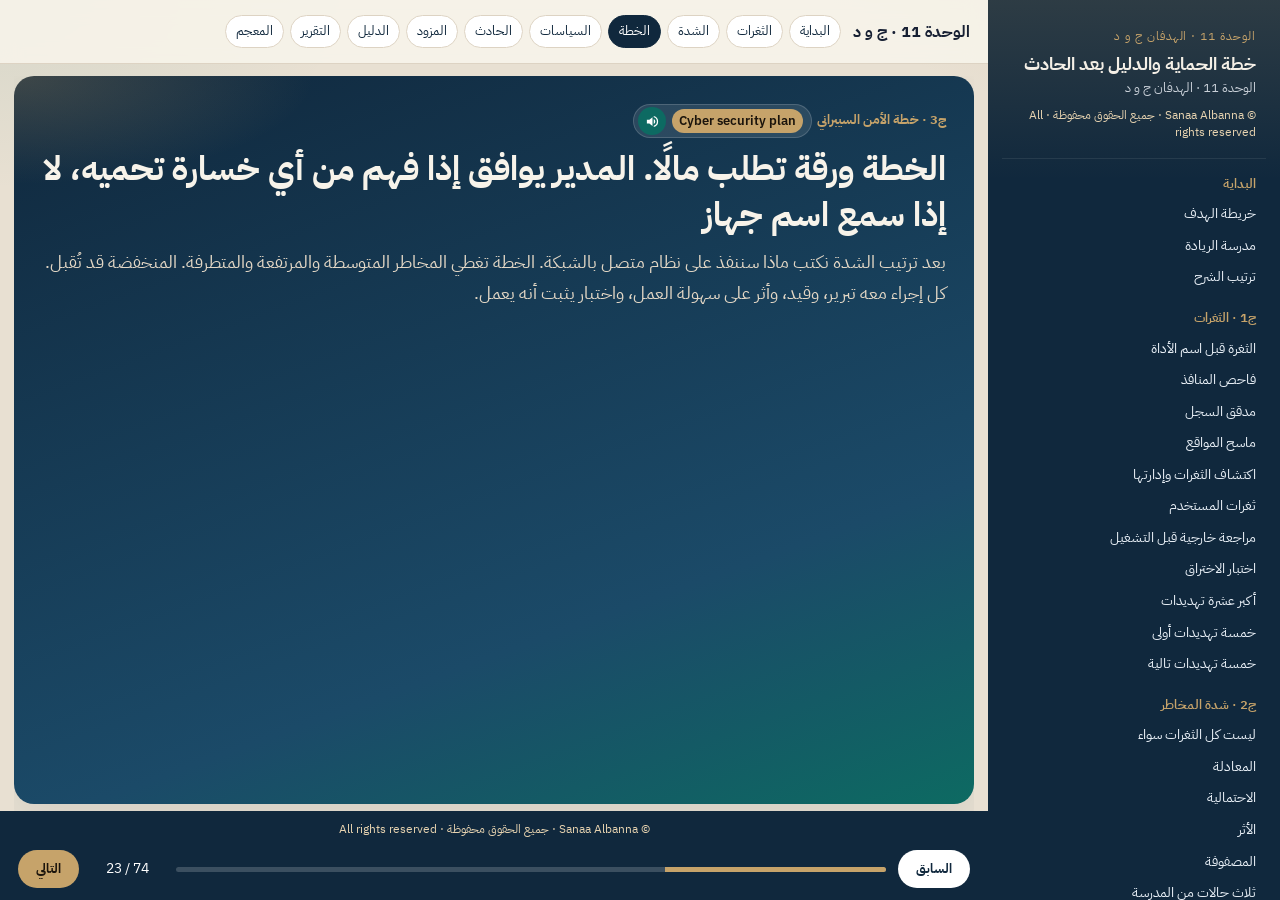
<file: c3.html>
<!DOCTYPE html>
<html lang="ar" dir="rtl">
<head>
  <meta charset="UTF-8">
  <meta name="viewport" content="width=device-width, initial-scale=1">
  <title>ج3 خطة الأمن السيبراني | الوحدة 11</title>
  <link rel="preconnect" href="https://fonts.googleapis.com">
  <link rel="preconnect" href="https://fonts.gstatic.com" crossorigin>
  <link href="https://fonts.googleapis.com/css2?family=IBM+Plex+Sans+Arabic:wght@400;500;600;700&family=IBM+Plex+Sans:wght@500;600;700&display=swap" rel="stylesheet">
  <link rel="stylesheet" href="styles.css">
</head>
<body data-page="c3" data-prev="c2.html" data-next="c4.html">
<div class="app">
  <aside class="side" id="side"></aside>
  <div class="main">
    <header class="bar">
      <button class="menu-btn" id="btnMenu" type="button">الأقسام</button>
      <a href="index.html" style="text-decoration:none;color:inherit;font-weight:700">الوحدة 11 · ج و د</a>
      <nav class="quick">
        <a href="index.html">البداية</a>
        <a href="c1.html">الثغرات</a>
        <a href="c2.html">الشدة</a>
        <a href="c3.html" aria-current="page">الخطة</a>
        <a href="c4.html">السياسات</a>
        <a href="incident.html">الحادث</a>
        <a href="c5.html">المزود</a>
        <a href="d1.html">الدليل</a>
        <a href="d2.html">التقرير</a>
        <a href="glossary.html">المعجم</a>
      </nav>
    </header>
    <div class="deck">

      <section class="slide hero" id="c3-open">
        <p class="kicker">ج3 · خطة الأمن السيبراني <span class="t" data-en="Cyber security plan" data-say="Cyber security plan"></span></p>
        <h1>الخطة ورقة تطلب مالًا. المدير يوافق إذا فهم من أي خسارة تحميه، لا إذا سمع اسم جهاز</h1>
        <p class="lead">بعد ترتيب الشدة نكتب ماذا سننفذ على نظام متصل بالشبكة. الخطة تغطي المخاطر المتوسطة والمرتفعة والمتطرفة. المنخفضة قد تُقبل. كل إجراء معه تبرير، وقيد، وأثر على سهولة العمل، واختبار يثبت أنه يعمل.</p>
      </section>

      <section class="slide" id="choose">
        <p class="kicker">ج3 · من أين نبدأ؟</p>
        <h2>نبدأ بما هو أشد، وأثره أكبر، واحتماله أعلى. لا نشتري كل شيء لأن القائمة طويلة</h2>
        <div class="grid-2">
          <article class="impact risk">
            <h3>في الريادة أولًا</h3>
            <p>مجلد الرواتب المتطرف: نغلق التعديل اليوم. ثم شبكة الأهالي المرتفعة: نفصلها عن العلامات. الحريق المتوسط يبقى في الخطة، لكن قفل البرنامج العاجل لا ينتظر شراء خزنة جديدة.</p>
          </article>
          <article class="def">
            <h3>ماذا تحوي الخطة غير قائمة الأجهزة؟</h3>
            <ul>
              <li>تبرير كل إجراء بلغة تفهمها الإدارة.</li>
              <li>القيود الفنية والمالية.</li>
              <li>المسؤولية القانونية.</li>
              <li>أثر الحماية على سهولة العمل.</li>
              <li>موازنة التكلفة والمنفعة.</li>
              <li>اختبار: ماذا نجرب، وماذا نتوقع، وماذا نفعل إن فشل.</li>
            </ul>
          </article>
        </div>
      </section>

      <section class="slide" id="hardware">
        <p class="kicker">ج3 · حماية الأجهزة <span class="t" data-en="Hardware protection measures" data-say="Hardware protection measures"></span></p>
        <h2>الجدار، والموجّه، ونقطة الوصول اللاسلكية. ثلاثة حراس في أماكن مختلفة</h2>
        <div class="grid-3">
          <article class="card">
            <h3>جدار الحماية <span class="t" data-en="Firewall" data-say="Firewall"></span></h3>
            <p>يقف عند حد الشبكة ويقرر أي باب يدخل. في الريادة يغلق باب الإدارة الذي وجده الفحص ولا يستخدمه أحد.</p>
            <p class="why"><strong>يحمي من:</strong> الغرباء الذين يجربون الأبواب المفتوحة على عنوان المدرسة.</p>
          </article>
          <article class="card">
            <h3>الموجّه <span class="t" data-en="Router" data-say="Router"></span></h3>
            <p>اسمه بالإنجليزية <bdi>Router</bdi>. يفصل شبكة الأهالي عن شبكة العلامات، فلا تكفي معرفة كلمة شبكة الضيوف للوصول إلى الخادم.</p>
          </article>
          <article class="card">
            <h3>نقطة الوصول <span class="t" data-en="Wireless access point" data-say="Wireless access point"></span></h3>
            <p>اسمها بالإنجليزية <bdi>Wireless Access Point</bdi>. تبث الموجة. نضعها بحيث لا تخرج كلمة شبكة الإدارة إلى الرصيف، ونسمي شبكة الضيوف باسم غير اسم الإدارة.</p>
          </article>
        </div>
      </section>

      <section class="slide" id="software">
        <p class="kicker">ج3 · حماية البرامج <span class="t" data-en="Software protection measures" data-say="Software protection measures"></span></p>
        <h2>برنامج يحرس، وجدار على الجهاز، وفحص أبواب، وصلاحية، ونسخة تُرجع اليوم إن ضاع</h2>
        <div class="table-wrap">
          <table>
            <thead><tr><th>الإجراء</th><th>مثال الريادة</th><th>من أي هجوم يحمي؟</th></tr></thead>
            <tbody>
              <tr><td>مكافحة البرامج الضارة <span class="t" data-en="Anti-malware" data-say="Anti-malware"></span></td><td>جهاز هدى لا يفتح المرفق إلا بعد الفحص.</td><td>ملف يبدو كشف علامات وهو يقفز على الجهاز.</td></tr>
              <tr><td>جدار على الجهاز نفسه</td><td>حاسوب المختبر يرفض اتصالًا لم تطلبه الحصة.</td><td>جهاز مصاب داخل الصف يطرق على جاره.</td></tr>
              <tr><td>فحص المنافذ <span class="t" data-en="Port scanning" data-say="Port scanning"></span></td><td>سارة تعيد الفحص بعد كل صيانة.</td><td>باب تُرك مفتوحًا ونُسي.</td></tr>
              <tr><td>حقوق الوصول <span class="t" data-en="Access rights" data-say="Access rights"></span></td><td>هدى ترى علامات صفها. لا ترى الرواتب. ليلى لا تعدّل العلامات.</td><td>حساب سُرق أو فُتح بالخطأ فوصل إلى كل شيء.</td></tr>
              <tr><td>توافر المعلومات <span class="t" data-en="Information availability" data-say="Information availability"></span></td><td>نسخة العلامات تعمل إن تعطل الجهاز الأصلي.</td><td>توقف الامتحان لأن خادمًا واحدًا نام.</td></tr>
            </tbody>
          </table>
        </div>
      </section>

      <section class="slide" id="physical">
        <p class="kicker">ج3 · الحماية المادية <span class="t" data-en="Physical protection measures" data-say="Physical protection measures"></span></p>
        <h2>أجمل جدار رقمي لا يفيد إن دخل أحد غرفة الخادم ومشى بالجهاز</h2>
        <div class="grid-3">
          <article class="card"><h3>أقفال <span class="t" data-en="Locks" data-say="Locks"></span></h3><p>غرفة الخادم بمفتاح عند سارة وبديلة واحدة. الاستقبال لا يملك هذا المفتاح.</p></article>
          <article class="card"><h3>كاميرات وإنذار <span class="t" data-en="Closed-circuit television and alarms" data-say="Closed circuit television and alarms"></span></h3><p>كاميرا على باب الغرفة لا على وجوه الطالبات في الصف. الإنذار يرن إن فُتح الباب ليلًا. الاسم الإنجليزي الشائع للكاميرا المغلقة <bdi>Closed-Circuit Television</bdi>، واختصاره <bdi>CCTV</bdi>.</p></article>
          <article class="card"><h3>تخزين ونسخ <span class="t" data-en="Data storage and backups" data-say="Data storage and backups"></span></h3><p>الأقراص التي تحمل النسخ ليست على الرف فوق الخادم. حريق واحد يأكل الأصل والنسخة معًا.</p></article>
        </div>
        <p class="why"><strong>التبرير للمدير:</strong> القفل أرخص من إعادة بناء سنة علامات بعد سرقة الجهاز. الكاميرا لا تمنع السرقة وحدها، لكنها تقول من فتح الباب ومتى.</p>
      </section>

      <section class="slide" id="alternatives">
        <p class="kicker">ج3 · إذا لم نحط بالحماية</p>
        <h2>ثلاثة قرارات صادقة: ننقل الخطر، أو نوقف النشاط، أو نقبله</h2>
        <div class="grid-3">
          <article class="story">
            <h3>نقل الخطر <span class="t" data-en="Risk transfer" data-say="Risk transfer"></span></h3>
            <p>المواعيد تذهب إلى مزود خارج المدرسة. خطر انقطاع الخادم عندنا ينتقل إليه، بعقد لا بكلمة. هذا لا يلغي مسؤولية المدرسة عن بيانات الناس، وسنعود إلى ذلك في الهدف ج5.</p>
          </article>
          <article class="impact risk">
            <h3>تجنّب الخطر <span class="t" data-en="Risk avoidance" data-say="Risk avoidance"></span></h3>
            <p>نوقف النشاط. الذاكرة المحمولة ممنوعة على أجهزة العلامات لأن تكلفتها حين تحمل برنامجًا ضارًا أعلى من منفعتها. الاسم الإنجليزي لمنفذ هذه الذاكرة <bdi>Universal Serial Bus</bdi>، واختصاره <bdi>USB</bdi>.</p>
          </article>
          <article class="impact good">
            <h3>قبول الخطر <span class="t" data-en="Risk acceptance" data-say="Risk acceptance"></span></h3>
            <p>ورقة الطابعة التي عليها اسم المادة فقط شدتها منخفضة. نكتب أننا قبلناها. القبول قرار مكتوب، لا نسيان.</p>
          </article>
        </div>
      </section>

      <section class="slide" id="justify">
        <p class="kicker">ج3 · التبرير <span class="t" data-en="Justification" data-say="Justification"></span></p>
        <h2>جملة التبرير تسمي التهديد، ثم تقول كيف يقف الإجراء أمامه</h2>
        <div class="grid-2">
          <article class="impact risk">
            <h3>ضعيف</h3>
            <p>«سنشتري موجّهًا جديدًا لأنه حديث ويحمي الشبكة.» المدير سمع اسم جهاز، ولم يعرف أي باب سيُغلق.</p>
          </article>
          <article class="impact good">
            <h3>يصلح للاجتماع</h3>
            <p>«شبكة الأهالي اليوم تصل إلى خادم العلامات. الموجّه سيفصل الشبكتين، فلا تكفي كلمة ضيوف لفتح علامات ميرال. هذا خطر مرتفع لأنه يتكرر كل أسبوع وأثره كبير.»</p>
          </article>
        </div>
        <p>الجمهور مديرون لا مهندسون. التهديد أولًا، والإجراء ثانيًا، والشدة سبب المال.</p>
      </section>

      <section class="slide" id="limits">
        <p class="kicker">ج3 · القيود الفنية والمالية <span class="t" data-en="Technical and financial constraints" data-say="Technical and financial constraints"></span></p>
        <h2>كل حماية لها ما لا تفعله، وثمن، وأثر على الأجهزة التي تعمل اليوم</h2>
        <div class="grid-2">
          <article class="card">
            <h3>قيد فني</h3>
            <ul>
              <li>جدار الحماية لا يوقف هدى إن فتحت رابطًا وهي داخلة أصلًا.</li>
              <li>مكافحة البرامج الضارة تحتاج تحديثًا، وإلا عميت عن ملف جديد.</li>
              <li>فصل الشبكات قد يبطئ طابعة مشتركة كانت «مريحة».</li>
            </ul>
          </article>
          <article class="card">
            <h3>قيد مالي</h3>
            <p>القفل عشرات. نقطة الوصول وموجّه الضيف مئات. مزود المواعيد اشتراك سنوي. الخطة تكتب التقدير، لا «سنرى لاحقًا». من غير الرقم لا يستطيع المدير أن يقارن الخسارة التي منعناها.</p>
          </article>
        </div>
      </section>

      <section class="slide" id="legal-use">
        <p class="kicker">ج3 · القانون، وسهولة أن ينجز الناس عملهم</p>
        <h2>حماية تُذل المستخدم تُكسر بورقة لاصقة. والبيانات الشخصية تبقى مسؤولية المدرسة</h2>
        <div class="grid-2">
          <article class="story">
            <h3>سهولة الاستخدام <span class="t" data-en="Usability" data-say="Usability"></span></h3>
            <p>كلمة من ستة عشر رمزًا تتغير كل أسبوع آمنة على الورق، وصعبة على ليلى. فتكتبها. زادت مكالمات الدعم، وظهر السر على الشاشة. هذا أثر على إكمال المهمة وعلى تجربة الإنسان.</p>
            <p>البديل ألطف وأقوى: المصادقة بعاملين. اسمها بالإنجليزية <bdi>Two-Factor Authentication</bdi>، واختصارها الشائع <bdi>2FA</bdi>. العامل الأول كلمة تعرفها ليلى. الثاني شيء معها: هاتفها أو بطاقتها. الصراف يعمل هكذا: البطاقة والرقم معًا. قد يصل رمز مرة واحدة في رسالة نصية قصيرة، واسم الرسالة بالإنجليزية <bdi>Short Message Service</bdi> واختصارها <bdi>SMS</bdi>، أو كلمة تُستخدم مرة واحدة اسمها بالإنجليزية <bdi>One-Time Password</bdi> واختصارها <bdi>OTP</bdi>.</p>
          </article>
          <article class="def">
            <h3>المسؤولية القانونية <span class="t" data-en="Legal responsibilities" data-say="Legal responsibilities"></span></h3>
            <p>المدرسة تحتفظ بعلامات وبيانات أولياء أمور. الخطة تقول إننا لا نجمع إلا ما نحتاجه للتعليم، ولا نرسله إلى بلد بلا حماية مناسبة، ونحميه ونعرف لماذا هو عندنا.</p>
            <p>في الأردن، قانون حماية البيانات الشخصية يضع على المؤسسة واجب حماية هذه البيانات. نقل المواعيد إلى مزود لا يمسح اسم المدرسة من المسؤولية. تفصيل العقود في ج5، وتفصيل الوحدة الثانية أوسع في أنظمة إدارة المعلومات.</p>
          </article>
        </div>
      </section>

      <section class="slide" id="cost">
        <p class="kicker">ج3 · التكلفة والمنفعة <span class="t" data-en="Cost-benefit analysis" data-say="Cost benefit analysis"></span></p>
        <h2>التكلفة رقم واضح. المنفعة غالبًا خطر لم يقع. لذلك نرجع إلى الأثر الذي قسناه</h2>
        <div class="grid-2">
          <article class="card">
            <h3>قفل غرفة الخادم</h3>
            <p>التكلفة: ثمن قفل ومفتاحين. المنفعة: سرقة الجهاز كانت ستوقف العلامات أيامًا، وهذا أثر كبير. المنفعة أوضح من التكلفة حتى من غير حساب معقد.</p>
          </article>
          <article class="card">
            <h3>فصل شبكة الأهالي</h3>
            <p>التكلفة: موجّه ونصف يوم عمل لسارة. المنفعة: تخفيض خطر مرتفع يتكرر كل أسبوع. نكتب ذلك بجانب الخلية، لا بجملة «الأمن لا يُقدَّر بثمن».</p>
          </article>
        </div>
        <p class="why"><strong>ليش لا نعد المنفعة صفرًا لأن الهجوم لم يقع؟</strong> القفل نافع لأنه جعل السرقة أصعب، لا لأن لصًا جاء ورأيناه يرتد. التقييم السابق هو دليل المنفعة.</p>
      </section>

      <section class="slide" id="test">
        <p class="kicker">ج3 · خطة الاختبار <span class="t" data-en="Test plan" data-say="Test plan"></span></p>
        <h2>قبل أن نقول «الحماية تعمل» نصف التجربة، والنتيجة التي نتوقعها، وماذا نفعل إن جاءت غيرها</h2>
        <p>النتيجة الفعلية والإجراء بعد الاختبار يبقيان فارغين إلى يوم التنفيذ. الخطة وعد. التنفيذ يملأ الخانتين.</p>
        <div class="table-wrap">
          <table>
            <thead>
              <tr><th>وصف الاختبار</th><th>النتيجة المتوقعة</th><th>النتيجة الفعلية</th><th>إجراء إن اختلفت</th></tr>
            </thead>
            <tbody>
              <tr><td>كلمة مرور جديدة: 1234</td><td>تُرفض لأنها قصيرة</td><td>تُملأ يوم الاختبار</td><td>نراجع إعداد القاعدة قبل أن نفتح الحسابات</td></tr>
              <tr><td>كلمة مرور: schoolschool</td><td>تُرفض لأنها بلا تنويع</td><td></td><td>إن قُبلت نوقف التسليم ونصحح القاعدة</td></tr>
              <tr><td>كلمة مرور: Nour#2026</td><td>تُقبل</td><td></td><td>إن رُفضت نسأل: هل القاعدة أضيق مما شرحناه للناس؟</td></tr>
              <tr><td>هاتف ضيف يحاول فتح خادم العلامات</td><td>يفشل، ويظهر في السجل</td><td></td><td>إن نجح نعيد الفصل قبل يوم الأهالي</td></tr>
            </tbody>
          </table>
        </div>
      </section>

    </div>
  </div>
</div>
<div class="toast" id="toast" role="status"></div>
<script src="app.js"></script>
</body>
</html>
</file>
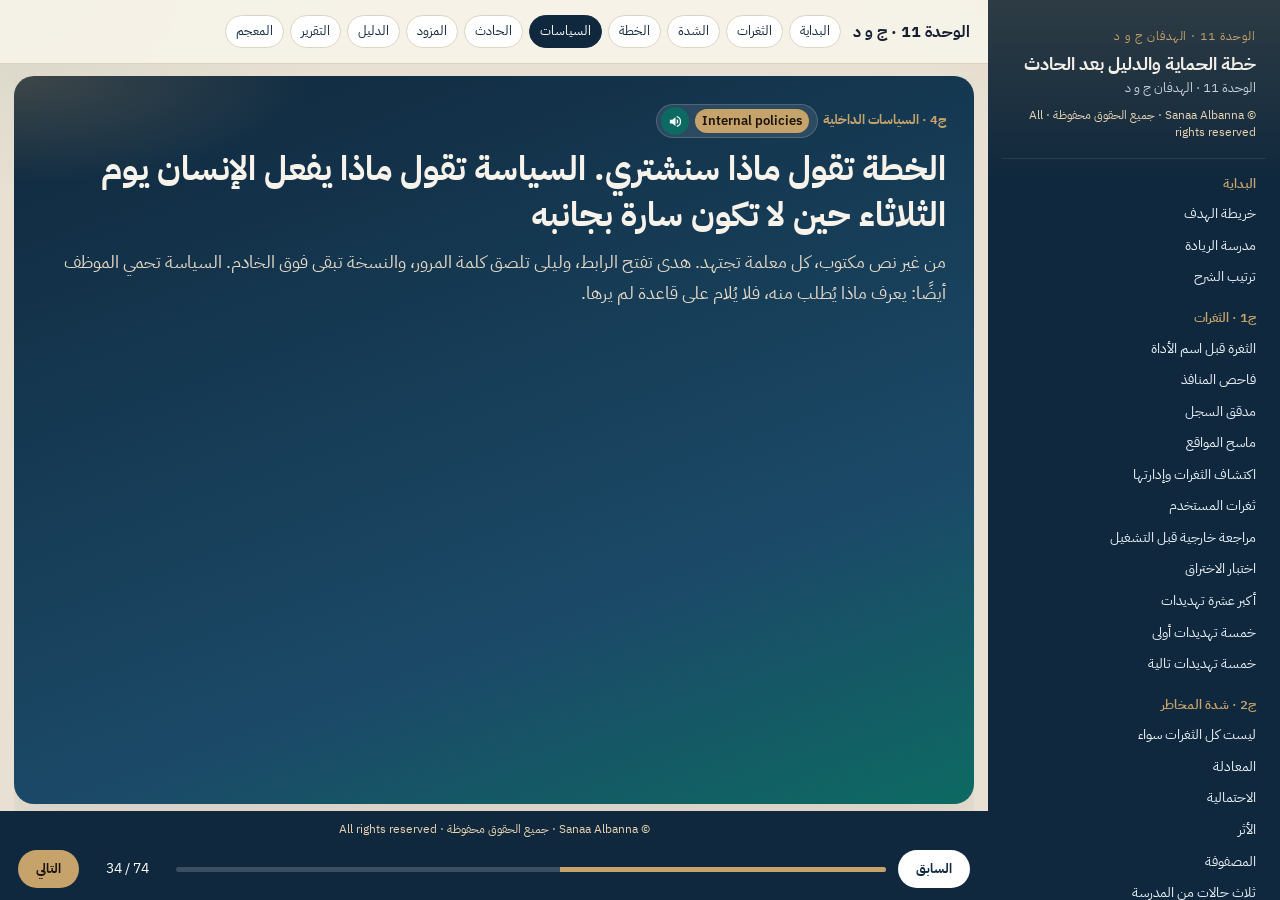
<file: c4.html>
<!DOCTYPE html>
<html lang="ar" dir="rtl">
<head>
  <meta charset="UTF-8">
  <meta name="viewport" content="width=device-width, initial-scale=1">
  <title>ج4 السياسات الداخلية | الوحدة 11</title>
  <link rel="preconnect" href="https://fonts.googleapis.com">
  <link rel="preconnect" href="https://fonts.gstatic.com" crossorigin>
  <link href="https://fonts.googleapis.com/css2?family=IBM+Plex+Sans+Arabic:wght@400;500;600;700&family=IBM+Plex+Sans:wght@500;600;700&display=swap" rel="stylesheet">
  <link rel="stylesheet" href="styles.css">
</head>
<body data-page="c4" data-prev="c3.html" data-next="incident.html">
<div class="app">
  <aside class="side" id="side"></aside>
  <div class="main">
    <header class="bar">
      <button class="menu-btn" id="btnMenu" type="button">الأقسام</button>
      <a href="index.html" style="text-decoration:none;color:inherit;font-weight:700">الوحدة 11 · ج و د</a>
      <nav class="quick">
        <a href="index.html">البداية</a>
        <a href="c1.html">الثغرات</a>
        <a href="c2.html">الشدة</a>
        <a href="c3.html">الخطة</a>
        <a href="c4.html" aria-current="page">السياسات</a>
        <a href="incident.html">الحادث</a>
        <a href="c5.html">المزود</a>
        <a href="d1.html">الدليل</a>
        <a href="d2.html">التقرير</a>
        <a href="glossary.html">المعجم</a>
      </nav>
    </header>
    <div class="deck">

      <section class="slide hero" id="c4-open">
        <p class="kicker">ج4 · السياسات الداخلية <span class="t" data-en="Internal policies" data-say="Internal policies"></span></p>
        <h1>الخطة تقول ماذا سنشتري. السياسة تقول ماذا يفعل الإنسان يوم الثلاثاء حين لا تكون سارة بجانبه</h1>
        <p class="lead">من غير نص مكتوب، كل معلمة تجتهد. هدى تفتح الرابط، وليلى تلصق كلمة المرور، والنسخة تبقى فوق الخادم. السياسة تحمي الموظف أيضًا: يعرف ماذا يُطلب منه، فلا يُلام على قاعدة لم يرها.</p>
      </section>

      <section class="slide" id="pdca">
        <p class="kicker">ج4 · حلقة لا تنتهي <span class="t" data-en="Plan-Do-Check-Act" data-say="Plan, Do, Check, Act"></span></p>
        <h2>خطط، ثم نفّذ، ثم تحقق، ثم تصرّف. السياسة التي لا تُراجع تصير ورقة في درج</h2>
        <svg class="diagram" viewBox="0 0 640 200" role="img" aria-label="أربعة صناديق في حلقة: خطط، نفّذ، تحقق، تصرّف، وسهم يعود">
          <rect x="20" y="50" width="130" height="70" rx="14" fill="#10283d"/>
          <text x="85" y="92" text-anchor="middle" fill="#fff" font-size="20">خطط</text>
          <rect x="176" y="50" width="130" height="70" rx="14" fill="#1a4060"/>
          <text x="241" y="92" text-anchor="middle" fill="#fff" font-size="20">نفّذ</text>
          <rect x="332" y="50" width="130" height="70" rx="14" fill="#0d6a62"/>
          <text x="397" y="92" text-anchor="middle" fill="#fff" font-size="20">تحقق</text>
          <rect x="488" y="50" width="130" height="70" rx="14" fill="#a56a34"/>
          <text x="553" y="92" text-anchor="middle" fill="#fff" font-size="20">تصرّف</text>
          <text x="320" y="170" text-anchor="middle" font-size="14" fill="#5e564c">بعد التصرف نعود إلى التخطيط. التحسين لا يتوقف عند نجاح واحد.</text>
        </svg>
        <p>المنظمة الدولية للتوحيد القياسي، واسمها بالإنجليزية <bdi>International Organization for Standardization</bdi>، واختصارها <bdi>ISO</bdi>، وضعت معيار أنظمة إدارة أمن المعلومات رقم 27001 لسنة 2013. هذا المعيار يطلب سياسة لأمن المعلومات، وتحسينًا مستمرًا. الحلقة اسمها بالإنجليزية <bdi>Plan-Do-Check-Act</bdi>، واختصارها <bdi>PDCA</bdi>.</p>
        <article class="story">
          <span class="tag">مثال من الريادة</span>
          <p>خطط: نقلل مكالمات «نسيت كلمة المرور» بتوضيح القاعدة وبتدريب ربع ساعة. نفّذ: النشر والتدريب. تحقق: نعد المكالمات شهرًا. تصرّف: إن نقصت، تبقى القاعدة. إن زادت الأوراق اللاصقة، نراجع القاعدة نفسها لا الناس فقط.</p>
        </article>
        <p class="abbr">المواصفة تدرس نسخة 2013 لأن الحلقة مذكورة فيها بوضوح. النسخة الأحدث سنة 2022 ما زالت تطلب تحسينًا مستمرًا، لكن اسم الحلقة أوضح في النسخة المطلوبة هنا.</p>
      </section>

      <section class="slide" id="netmail">
        <p class="kicker">ج4 · سياسة الإنترنت وسياسة البريد <span class="t" data-en="Internet and email use policies" data-say="Internet and email use policies"></span></p>
        <h2>القاعدة لا توجد لأن المدرسة لا تثق. توجد لأن رابطًا واحدًا يقدر أن يوقف يومًا</h2>
        <div class="grid-2">
          <article class="card">
            <h3>الإنترنت <span class="t" data-en="Internet use policy" data-say="Internet use policy"></span></h3>
            <p>ماذا يُسمح به على شبكة المدرسة: التحضير، والموقع التعليمي. ماذا لا يُسمح: مواقع تنزيل مجهولة، وملفات لا علاقة لها بالحصة. ليش؟ جهاز المختبر إن مرض انتقل إلى جاره. السياسة تحمي حصة الصف الذي بعدكم، لا «تمنع التسلية» فقط.</p>
          </article>
          <article class="card">
            <h3>البريد <span class="t" data-en="Email use policy" data-say="Email use policy"></span></h3>
            <p>رسالة المدرسة مهذبة ومهنية، حتى وهي غاضبة. الاستخدام الشخصي له حد. المرفق والرابط لا يُفتحان لأن العنوان يشبه العنوان الرسمي. هدى وصلتها رسالة «كشوفكم العاجلة». السياسة تقول: نتوقف، ونسأل سارة، ولا نضغط.</p>
          </article>
        </div>
        <p class="why"><strong>ليش التدريب أفضل من تعليق السياسة على الحائط؟</strong> الحائط لا يوقف الإصبع. مثال حي في أول الأسبوع، ثم سؤال بعد شهر: ماذا تفعلين لو جاء الرابط يوم الخميس؟</p>
      </section>

      <section class="slide" id="password">
        <p class="kicker">ج4 · كلمة المرور ومسؤولية الموظف <span class="t" data-en="Password procedures and staff responsibilities" data-say="Password procedures and staff responsibilities"></span></p>
        <h2>القاعدة التي لا يستطيع الإنسان عيشها ستُكسر. القاعدة الواضحة تحمي ليلى من اللوم العشوائي</h2>
        <div class="grid-2">
          <article class="def">
            <h3>ماذا نكتب في السياسة؟</h3>
            <ul>
              <li>الطول والتنويع، وكم مرة تتغير الكلمة.</li>
              <li>لا مشاركة، ولا ورقة على الشاشة.</li>
              <li>أين يلزم عامل ثانٍ: الرواتب والعلامات، لا طابعة الممر.</li>
              <li>من يبلغ إن ظن أن حسابه فُتح، وإلى من، وفي أي ساعة.</li>
            </ul>
          </article>
          <article class="story">
            <h3>مسؤولية ليلى وهدى وسارة</h3>
            <p>ليلى لا تعير حساب الاستقبال لزميلتها في الاستراحة. هدى لا تجمع كلمات صفها في ملف على سطح المكتب. سارة لا تترك حساب المدير مفتوحًا وهي تذهب إلى الحصة. السياسة تسمي الشخص، لا «على الجميع توخي الحذر».</p>
          </article>
        </div>
      </section>

      <section class="slide" id="people">
        <p class="kicker">ج4 · التدريب والتدقيق <span class="t" data-en="IT security training and security audit" data-say="I T security training and security audit"></span></p>
        <h2>التدريب يعلّم القاعدة. التدقيق يسأل: هل ما زالت تُعاش بعد أن هدأ الأسبوع الأول؟</h2>
        <div class="grid-2">
          <article class="card">
            <h3>التدريب <span class="t" data-en="Staff IT security training" data-say="Staff I T security training"></span></h3>
            <p>يبدأ مع استلام العمل، لا بعد أول خطأ. يُعاد كل سنة، أو حين تتغير القاعدة، أو بعد حادث. محتواه قصير: رسالة هدى، وورقة ليلى، وباب الخادم. الناس يتذكرون القصة أكثر من البند رقم سبعة.</p>
          </article>
          <article class="card">
            <h3>التدقيق <span class="t" data-en="Security audit" data-say="Security audit"></span></h3>
            <p>بعض القواعد يفرضها النظام: كلمة قصيرة تُرفض وحدها. وبعضها يحتاج عينًا: هل الكاميرا تعمل؟ هل النسخة غادرت المبنى؟ هل حساب المعلمة التي استقالت أُغلق؟ التدقيق يثبت الامتثال أو يكشف أن السياسة صارت ذكرى.</p>
          </article>
        </div>
      </section>

      <section class="slide" id="backup">
        <p class="kicker">ج4 · سياسة النسخ الاحتياطي <span class="t" data-en="Backup policy" data-say="Backup policy"></span></p>
        <h2>النسخة الكاملة صورة السنة. النسخة التزايدية صورة ما تغير اليوم. مكانهما ليس فوق الجهاز</h2>
        <svg class="diagram" viewBox="0 0 640 210" role="img" aria-label="عمود طويل يوم الجمعة، وأعمدة قصيرة من الإثنين إلى الخميس">
          <line x1="40" y1="170" x2="610" y2="170" stroke="#1a4060"/>
          <rect x="70" y="40" width="50" height="130" fill="#10283d"/>
          <text x="95" y="190" text-anchor="middle" font-size="13">الجمعة</text>
          <rect x="170" y="120" width="50" height="50" fill="#0d6a62"/>
          <text x="195" y="190" text-anchor="middle" font-size="13">الإثنين</text>
          <rect x="270" y="110" width="50" height="60" fill="#0d6a62"/>
          <text x="295" y="190" text-anchor="middle" font-size="13">الثلاثاء</text>
          <rect x="370" y="100" width="50" height="70" fill="#0d6a62"/>
          <text x="395" y="190" text-anchor="middle" font-size="13">الأربعاء</text>
          <rect x="470" y="90" width="50" height="80" fill="#a56a34"/>
          <text x="495" y="190" text-anchor="middle" font-size="13">الخميس</text>
        </svg>
        <p>النسخة الكاملة، واسمها بالإنجليزية <bdi>Full Backup</bdi>، تأخذ كل الملفات. النسخة التزايدية، واسمها <bdi>Incremental Backup</bdi>، تأخذ ما تغير منذ آخر نسخة. الجمعة كاملة لأن الناس غائبون والوقت يتسع. باقي الأيام تزايدي حتى لا يقف النظام ساعات كل مساء.</p>
        <div id="backupQ">
          <p>تعطل نظام العلامات صباح الخميس، قبل أخذ نسخة الخميس. ماذا نرجّع؟</p>
          <div class="choices">
            <button type="button" data-backup="full">الجمعة فقط</button>
            <button type="button" data-backup="thu">الخميس فقط</button>
            <button type="button" data-backup="chain">الجمعة ثم الإثنين فالثلاثاء فالأربعاء</button>
          </div>
          <p class="out" id="backupOut" hidden></p>
        </div>
        <p class="why"><strong>كم مرة؟</strong> بقدر ما نستطيع أن نخسر. يوم علامات ضائع قد تقبله المدرسة. يوم في بنك لا يُقبل. <strong>أين؟</strong> ليس في غرفة الخادم. حريق واحد يأكل الاثنين. النسخة تغادر المبنى أو تذهب إلى مكان بعيد بعقد.</p>
      </section>

      <section class="slide" id="datap">
        <p class="kicker">ج4 · سياسة حماية البيانات <span class="t" data-en="Data protection policy" data-say="Data protection policy"></span></p>
        <h2>السياسة تترجم القانون إلى أفعال: ماذا نجمع، وأين يعيش، ومن يراه، ومتى يُحذف</h2>
        <article class="story">
          <span class="tag">في الريادة</span>
          <p>علامة ميرال ورقم هاتف ولي أمرها بيانات شخصية. السياسة تقول: لا نضعها في ملف على سطح مكتب هدى، ولا في رسالة إلى بريدها الخاص، ولا عند مزود لم نقرأ عقده. نجمع ما يحتاجه التعليم، ونحصره فيمن يحتاجونه، ونحذف حساب المعلمة حين تغادر.</p>
        </article>
        <p>هذه السياسة جسر إلى القانون. إن خالفت بنودها التشريع، فالمدرسة مخالفة ولو كانت النية حسنة. لذلك تُراجع مع من يفهم القانون، لا مع سارة وحدها.</p>
      </section>

    </div>
  </div>
</div>
<div class="toast" id="toast" role="status"></div>
<script src="app.js"></script>
</body>
</html>
</file>
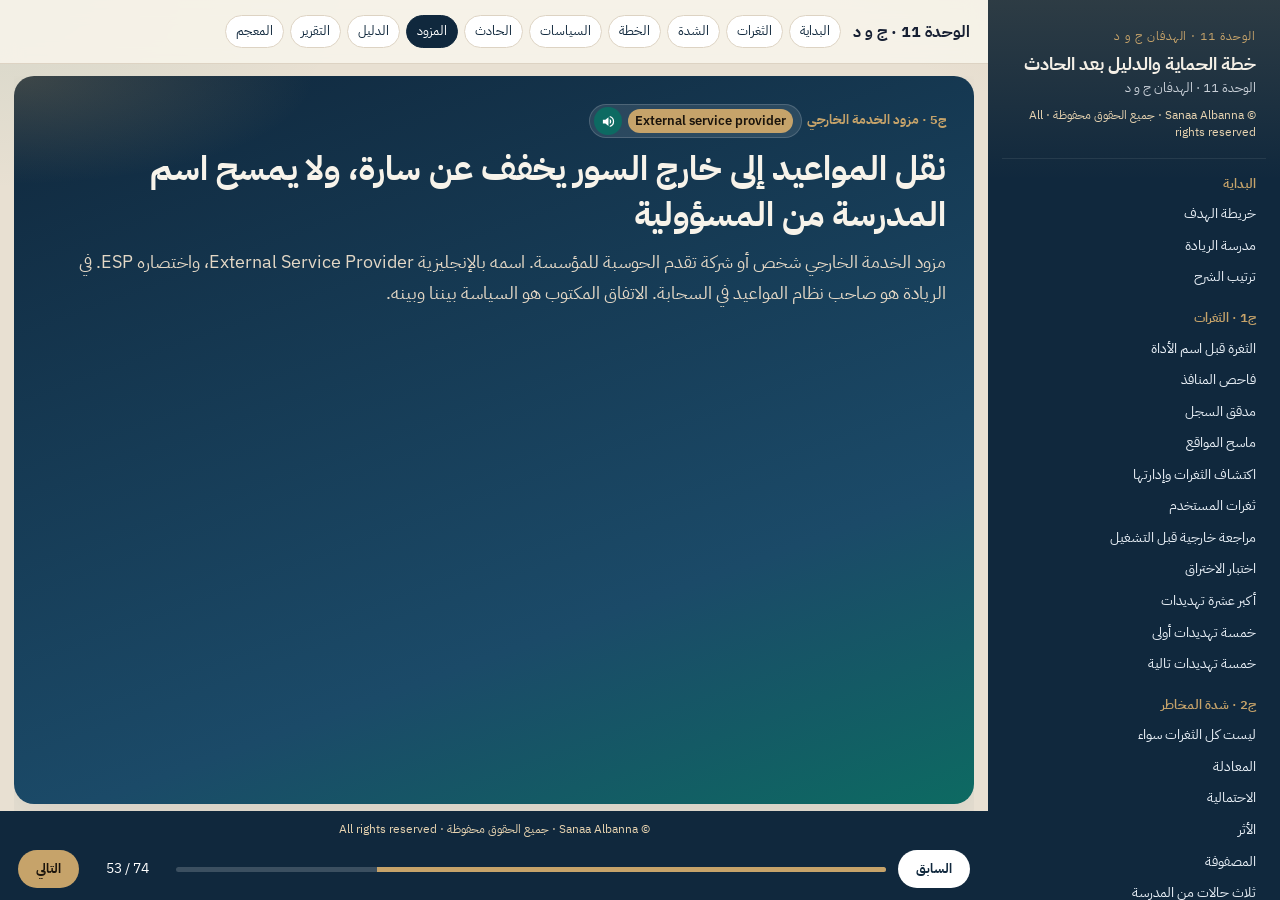
<file: c5.html>
<!DOCTYPE html>
<html lang="ar" dir="rtl">
<head>
  <meta charset="UTF-8">
  <meta name="viewport" content="width=device-width, initial-scale=1">
  <title>ج5 مزود الخدمة الخارجي | الوحدة 11</title>
  <link rel="preconnect" href="https://fonts.googleapis.com">
  <link rel="preconnect" href="https://fonts.gstatic.com" crossorigin>
  <link href="https://fonts.googleapis.com/css2?family=IBM+Plex+Sans+Arabic:wght@400;500;600;700&family=IBM+Plex+Sans:wght@500;600;700&display=swap" rel="stylesheet">
  <link rel="stylesheet" href="styles.css">
</head>
<body data-page="c5" data-prev="incident.html" data-next="d1.html">
<div class="app">
  <aside class="side" id="side"></aside>
  <div class="main">
    <header class="bar">
      <button class="menu-btn" id="btnMenu" type="button">الأقسام</button>
      <a href="index.html" style="text-decoration:none;color:inherit;font-weight:700">الوحدة 11 · ج و د</a>
      <nav class="quick">
        <a href="index.html">البداية</a>
        <a href="c1.html">الثغرات</a>
        <a href="c2.html">الشدة</a>
        <a href="c3.html">الخطة</a>
        <a href="c4.html">السياسات</a>
        <a href="incident.html">الحادث</a>
        <a href="c5.html" aria-current="page">المزود</a>
        <a href="d1.html">الدليل</a>
        <a href="d2.html">التقرير</a>
        <a href="glossary.html">المعجم</a>
      </nav>
    </header>
    <div class="deck">

      <section class="slide hero" id="c5-open">
        <p class="kicker">ج5 · مزود الخدمة الخارجي <span class="t" data-en="External service provider" data-say="External service provider"></span></p>
        <h1>نقل المواعيد إلى خارج السور يخفف عن سارة، ولا يمسح اسم المدرسة من المسؤولية</h1>
        <p class="lead">مزود الخدمة الخارجي شخص أو شركة تقدم الحوسبة للمؤسسة. اسمه بالإنجليزية <bdi>External Service Provider</bdi>، واختصاره <bdi>ESP</bdi>. في الريادة هو صاحب نظام المواعيد في السحابة. الاتفاق المكتوب هو السياسة بيننا وبينه.</p>
      </section>

      <section class="slide" id="kinds">
        <p class="kicker">ج5 · ماذا قد نشتري؟</p>
        <h2>سحابة، أو جهازًا بعيدًا، أو برنامجًا يشتغل موقعنا. الثلاثة تحتاج عقدًا لا حسابًا مجانيًا منسيًا</h2>
        <div class="grid-3">
          <article class="card">
            <h3>السحابة <span class="t" data-en="Cloud" data-say="Cloud"></span></h3>
            <p>تخزين ونسخ المواعيد والملفات. البيانات نامت في مركز ليس في المدرسة. لذلك نسأل: في أي بلد هذا المركز؟</p>
          </article>
          <article class="card">
            <h3>الأجهزة <span class="t" data-en="Hardware" data-say="Hardware"></span></h3>
            <p>حاسوب بعيد نشغّل عليه برنامج المدرسة. من الأسماء المعروفة في هذا الباب خدمات أمازون للويب، واسمها بالإنجليزية <bdi>Amazon Web Services</bdi>، وأزور من مايكروسوفت واسمها <bdi>Microsoft Azure</bdi>.</p>
          </article>
          <article class="card">
            <h3>البرامج <span class="t" data-en="Software" data-say="Software"></span></h3>
            <p>استضافة الموقع قد تعطي خادم ويب اسمه أباتشي، وبالإنجليزية <bdi>Apache HTTP Server</bdi>، وقاعدة اسمها ماي إس كيو إل وتُكتب <bdi>MySQL</bdi>، ولغة اسمها بي إتش بي وتُكتب <bdi>PHP</bdi>، ومعناها الشائع معالج النص التشعبي: <bdi>PHP Hypertext Preprocessor</bdi>. هذه أدوات جاهزة. العقد يقول من يحدّثها إن ظهرت ثغرة.</p>
          </article>
        </div>
      </section>

      <section class="slide" id="law">
        <p class="kicker">ج5 · الملكية والبلد والقانون <span class="t" data-en="Legal ownership and jurisdiction" data-say="Legal ownership and jurisdiction"></span></p>
        <h2>الملف على جهازهم. صاحب البيانات ما زال أهل ميرال. القانون قد يكون قانون بلد المركز لا قانون مدرستنا</h2>
        <div class="grid-2">
          <article class="story">
            <h3>مثال</h3>
            <p>مواعيد الريادة على خادم في بلد آخر. رسالة الأهل عبرت الحدود. إن سُئلنا «من يملك البيانات؟» فالجواب يُكتب في العقد: المدرسة، لا المزود. وإن انتهى العقد، تُرجَع البيانات وتُحذف من عنده، لا تبقى «لعلنا نحتاجها».</p>
          </article>
          <article class="def">
            <h3>حماية البيانات</h3>
            <p>تشريعات حماية البيانات، ومنها في أوروبا منع النقل إلى بلد بلا حماية كافية، تغطي كثيرًا من هذه البنود. في الأردن قانون حماية البيانات الشخصية يبقي الواجب على المؤسسة. المزود ينفّذ. المدرسة تختار مزودًا يقدر أن ينفّذ، وتكتب ذلك.</p>
          </article>
        </div>
      </section>

      <section class="slide" id="security">
        <p class="kicker">ج5 · الأمان داخل الاتفاقية <span class="t" data-en="Security protection" data-say="Security protection"></span></p>
        <h2>نكتب من يحرس، ومن يدفع إن ضاع الملف، سواء كان الخطأ سهوًا أو عمدًا</h2>
        <ul class="steps">
          <li><span class="t" data-en="Encryption" data-say="Encryption">تشفير</span> المواعيد وهي مخزنة وهي تمشي في الشبكة. كلمة «نستخدم أمانًا عاليًا» لا تكفي.</li>
          <li>من المسؤول إن حدث <span class="t" data-en="Data breach" data-say="Data breach">انكشاف بيانات</span>: المزود، أم المدرسة، أم الاثنان بحدود مكتوبة.</li>
          <li>إن تلفت البيانات أو ضاعت، هل يعوّض المزود؟ التعويض قد يكون مالًا أو استعادة، وهو قرار في العقد لا أمل.</li>
          <li>كيف يتعافى هو من كارثة مركزه؟ هدف الوقت الذي وعدنا به الأهالي لا يجوز أن يكون أطول مما يعدنا به هو.</li>
        </ul>
      </section>

      <section class="slide" id="dispute">
        <p class="kicker">ج5 · حين نختلف <span class="t" data-en="Dispute resolution" data-say="Dispute resolution"></span></p>
        <h2>النزاع يُفكَّر فيه يوم التوقيع، لا يوم اختفت المواعيد قبل اجتماع الأهالي</h2>
        <article class="why">
          <p><strong>العقد يسمي الطريق:</strong> أي قانون يحكم الخلاف، وأين، وماذا لو كانت نسخة من البيانات في بلد ونسختها الاحتياطية في بلد ثانٍ. من غير هذا البند، كل طرف يظن أن محكمة بلده هي الصح.</p>
          <p>في تشريعات أوروبا تبقى المؤسسة «جهة التحكم بالبيانات» حتى وهي لا تمسك القرص بيدها: هي التي قررت لماذا تُجمع المواعيد. المزود يعالج. القرار والواجب يبقيان على الريادة. لذلك نراجع العقد كما نراجع قفل غرفة الخادم: الاثنان حماية، وواحد منهما أبعد من السور.</p>
        </article>
      </section>

    </div>
  </div>
</div>
<div class="toast" id="toast" role="status"></div>
<script src="app.js"></script>
</body>
</html>
</file>
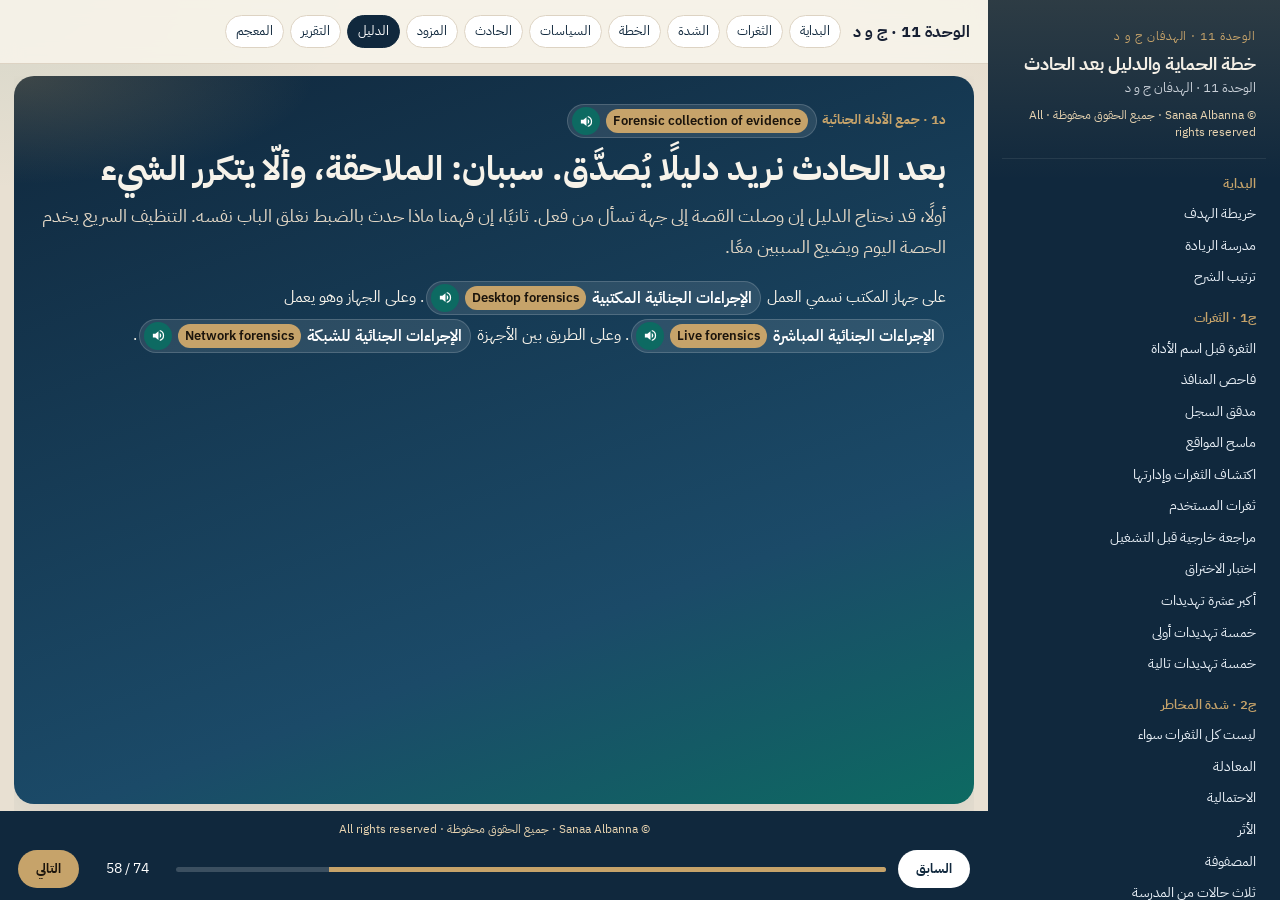
<file: d1.html>
<!DOCTYPE html>
<html lang="ar" dir="rtl">
<head>
  <meta charset="UTF-8">
  <meta name="viewport" content="width=device-width, initial-scale=1">
  <title>د1 جمع الأدلة | الوحدة 11</title>
  <link rel="preconnect" href="https://fonts.googleapis.com">
  <link rel="preconnect" href="https://fonts.gstatic.com" crossorigin>
  <link href="https://fonts.googleapis.com/css2?family=IBM+Plex+Sans+Arabic:wght@400;500;600;700&family=IBM+Plex+Sans:wght@500;600;700&display=swap" rel="stylesheet">
  <link rel="stylesheet" href="styles.css">
</head>
<body data-page="d1" data-prev="c5.html" data-next="d2.html">
<div class="app">
  <aside class="side" id="side"></aside>
  <div class="main">
    <header class="bar">
      <button class="menu-btn" id="btnMenu" type="button">الأقسام</button>
      <a href="index.html" style="text-decoration:none;color:inherit;font-weight:700">الوحدة 11 · ج و د</a>
      <nav class="quick">
        <a href="index.html">البداية</a>
        <a href="c1.html">الثغرات</a>
        <a href="c2.html">الشدة</a>
        <a href="c3.html">الخطة</a>
        <a href="c4.html">السياسات</a>
        <a href="incident.html">الحادث</a>
        <a href="c5.html">المزود</a>
        <a href="d1.html" aria-current="page">الدليل</a>
        <a href="d2.html">التقرير</a>
        <a href="glossary.html">المعجم</a>
      </nav>
    </header>
    <div class="deck">

      <section class="slide hero" id="d1-open">
        <p class="kicker">د1 · جمع الأدلة الجنائية <span class="t" data-en="Forensic collection of evidence" data-say="Forensic collection of evidence"></span></p>
        <h1>بعد الحادث نريد دليلًا يُصدَّق. سببان: الملاحقة، وألّا يتكرر الشيء</h1>
        <p class="lead">أولًا، قد نحتاج الدليل إن وصلت القصة إلى جهة تسأل من فعل. ثانيًا، إن فهمنا ماذا حدث بالضبط نغلق الباب نفسه. التنظيف السريع يخدم الحصة اليوم ويضيع السببين معًا.</p>
        <p>على جهاز المكتب نسمي العمل <span class="t" data-en="Desktop forensics" data-say="Desktop forensics">الإجراءات الجنائية المكتبية</span>. وعلى الجهاز وهو يعمل <span class="t" data-en="Live forensics" data-say="Live forensics">الإجراءات الجنائية المباشرة</span>. وعلى الطريق بين الأجهزة <span class="t" data-en="Network forensics" data-say="Network forensics">الإجراءات الجنائية للشبكة</span>.</p>
      </section>

      <section class="slide" id="desktop">
        <p class="kicker">د1 · مصادرة الجهاز <span class="t" data-en="Confiscation of devices" data-say="Confiscation of devices"></span></p>
        <h2>نعزل الحاسوب ونأخذه. المحمول يُؤخذ من صاحبه، لا يُترك «لأكمل حصتي»</h2>
        <div class="flow">
          <span><b>1 مصادرة</b>من أخذ الجهاز، ومتى، ومن أين.</span>
          <span><b>2 صورة</b>نسخة للقرص كله، والأصل يُقفل.</span>
          <span><b>3 تحليل</b>على النسخة: محذوف، وبحث، ونوع ملف.</span>
          <span><b>4 أثر</b>إعدادات، وسجلات، ونشاط، وتنبيهات.</span>
        </div>
        <p class="why"><strong>ليش العزل أولًا؟</strong> جهاز هدى إن بقي على الشبكة قد يستقبل اتصالًا يغيّر الملفات ونحن ننظر. الورقة التي تسمى المستلم تحمي سارة أيضًا: لم يختفِ الجهاز بين المكاتب.</p>
      </section>

      <section class="slide" id="image">
        <p class="kicker">د1 · صورة النظام <span class="t" data-en="System image" data-say="System image"></span></p>
        <h2>النسخة المكررة الجنائية صورة منخفضة المستوى للقرص كله. الأصل يذهب إلى خزانة</h2>
        <div class="grid-2">
          <article class="def">
            <span class="tag">ما هي؟</span>
            <p>ليست سحب الملفات المهمة إلى ذاكرة. هي نسخة للقرص كما هو، بما فيه الفراغ الذي قد يخفي ملفًا حُذف. اسمها أيضًا <span class="t" data-en="Forensic duplicate" data-say="Forensic duplicate">نسخة مكررة جنائية</span>.</p>
            <p>القرص الأصلي يُخزَّن بأمان. التحقيق يعمل على النسخة. هكذا نثبت أن الفحص لم يغيّر شيئًا على القرص الذي وُجد.</p>
          </article>
          <article class="story">
            <h3>في الريادة</h3>
            <p>سارة إن نسخت «مجلد التنزيلات» فقط، ضاع ما حذفته الرسالة من سطح المكتب. الصورة الكاملة تُبقي المكان كما كان صباح الرابط.</p>
          </article>
        </div>
      </section>

      <section class="slide" id="analysis">
        <p class="kicker">د1 · أداة التحليل <span class="t" data-en="Forensic analysis tool" data-say="Forensic analysis tool"></span></p>
        <h2>الأداة تقرأ النسخة: تسترجع محذوفًا، وتبحث عن عبارة، وتُبعد الملفات التي لا تخص الحادث</h2>
        <div class="grid-2">
          <article class="card">
            <h3>ماذا نقدر نفعل؟</h3>
            <ul>
              <li>استعادة ملف حُذف إن بقي أثره على القرص.</li>
              <li>البحث عن عبارة تخص الحادث في كل الملفات، لا في مجلد واحد.</li>
              <li>تصفية الأنواع التي لا علاقة لها، حتى لا نغرق في صور الحصة.</li>
            </ul>
          </article>
          <article class="story">
            <h3>إن كان الشك حقن أوامر</h3>
            <p>إن ظننا أن الجهاز شارك في حقن لغة الاستعلام المهيكلة، نبحث في النسخة عن أوامر تلك اللغة. الاسم الإنجليزي للأوامر <span class="t" data-en="SQL commands" data-say="S Q L commands">أوامر لغة الاستعلام</span>. نبحث عن الأثر، ولا نعيد الهجوم على موقع المدرسة.</p>
          </article>
        </div>
      </section>

      <section class="slide" id="traces">
        <p class="kicker">د1 · الملفات، والسجل، والنشاط، والتنبيه</p>
        <h2>أربعة أماكن على الجهاز نفسه. كل واحد يجاوب سؤالًا مختلفًا</h2>
        <div class="grid-2">
          <article class="card">
            <h3>الملفات والإعدادات <span class="t" data-en="Files and settings" data-say="Files and settings"></span></h3>
            <p>متى آخر تحديث لنظام التشغيل؟ متى آخر تحديث لبرنامج الحماية؟ أي ملف نُزّل؟ أي رسالة فُتحت، وأي مرفق معها؟</p>
          </article>
          <article class="card">
            <h3>سجلات النظام <span class="t" data-en="System logs" data-say="System logs"></span></h3>
            <p>ويندوز يكتب الأحداث في <span class="t" data-en="Windows Event Log" data-say="Windows Event Log">سجل الأحداث</span>. كل سطر معه وقت: من دخل، ومتى، وأين فشلت المحاولة.</p>
          </article>
          <article class="card">
            <h3>نشاط المستخدم <span class="t" data-en="User activity" data-say="User activity"></span></h3>
            <p>وقت الدخول والخروج. ملفات أُنشئت أو حُذفت أو نُزّلت. البريد وسجل التصفح. هذا يفرّق «هدى فتحت الرابط» عن «أحد استخدم حسابها ليلًا».</p>
          </article>
          <article class="card">
            <h3>تحليل البرامج الضارة <span class="t" data-en="Malware analysis" data-say="Malware analysis"></span></h3>
            <p>برنامج الحماية يحتفظ بسجل: متى جرى الفحص، ومتى نُزّلت تعريفات الفيروسات الجديدة. تعريف قديم صباح الحادث يفسر لماذا مرّ الملف.</p>
          </article>
        </div>
        <article class="think">
          <h3>وقفة</h3>
          <p>دخول غير مأذون إلى العلامات. ماذا تبحثين في سجل الأحداث؟ وماذا تعني محاولات فاشلة كثيرة؟</p>
          <button type="button" class="reveal-btn" aria-expanded="false">أظهري ما نناقشه بعد التفكير</button>
          <div class="reveal" hidden>
            <p>السطر مختوم بالوقت. نبحث: أي حساب، وأي ساعة، وهل هدى كانت في المدرسة. محاولات فاشلة ثم نجاح قد تعني تخمينًا أصاب. محاولات فاشلة بلا نجاح قد تعني محاولة لم تكتمل. الاثنان حادث يستحق التسجيل، لا «البرنامج يزعجنا».</p>
          </div>
        </article>
      </section>

      <section class="slide" id="live">
        <p class="kicker">د1 · والإجراءات المباشرة <span class="t" data-en="Live forensics" data-say="Live forensics"></span></p>
        <h2>الجهاز يعمل. الذاكرة الحية تموت إن فصلنا الكهرباء، ومعها أشياء لا تعيش على القرص</h2>
        <p class="abbr">هذه الذاكرة اسمها ذاكرة الوصول العشوائي. بالإنجليزية <bdi>Random Access Memory</bdi>، واختصارها <bdi>RAM</bdi>. <span class="t" data-en="Random Access Memory" data-say="Random Access Memory">ذاكرة الوصول العشوائي</span></p>
        <div class="grid-2">
          <article class="impact risk">
            <h3>ماذا يضيع مع الإطفاء؟</h3>
            <ul>
              <li>برنامج ضار يعيش في الذاكرة ولم يُكتب بعد على القرص.</li>
              <li>عنوان كان الجهاز متصلًا به تلك اللحظة.</li>
              <li>ملفات مؤقتة، مثل التي ينشئها محرر النصوص ثم يمسحها عند الإغلاق.</li>
              <li>مفاتيح تشفير، ورسائل دردشة، ومحتوى الحافظة، واتصالات الشبكة المفتوحة.</li>
            </ul>
          </article>
          <article class="card">
            <h3>وماذا يصعب ونحن نعمل؟</h3>
            <ul>
              <li><span class="t" data-en="Changing data in situ" data-say="Changing data in situ">البيانات تتغير في مكانها</span>: فتح الملف يكتب وقتًا جديدًا.</li>
              <li>إصلاح التالف قد يفسده أكثر إن كتبنا فوقه.</li>
              <li>التقاط الذاكرة الحية يتم <strong>ببرنامج</strong> جنائي مخصص. ينسخ الذاكرة إلى ملف والجهاز ما زال يعمل، ثم ندرس الملف. <span class="t" data-en="Memory capture is done with a program" data-say="Memory capture is done with a program">برنامج التقاط الذاكرة</span></li>
            </ul>
            <p>قرص مشفّر بأداة مايكروسوفت المسماة <span class="t" data-en="BitLocker" data-say="BitLocker">بت لوكر</span> لا تُقرأ بياناته من غير دخول مستخدم مخوّل. إطفاء الجهاز قبل هذا الدخول قد يُقفل الدليل.</p>
          </article>
        </div>
      </section>

      <section class="slide" id="network">
        <p class="kicker">د1 · على الشبكة <span class="t" data-en="Network forensics" data-say="Network forensics"></span></p>
        <h2>منهج الاختبار يُتفق عليه قبل أن نلمس شبكة تعمل. محاكاة تُسقط النظام ليست تحقيقًا</h2>
        <div class="flow">
          <span><b>اتفاق</b>مع الإشراف الجنائي وجهة التحقيق. الاختبار قد يشبه الهجوم.</span>
          <span><b>إذن</b>على شبكة المدرسة فقط. لا شبكة الجيران.</span>
          <span><b>لا تعطيل</b>لا نحاكي هجومًا يوقف نظام الامتحان.</span>
          <span><b>نوع الأداة</b>واحدة تسمع. وأخرى تغيّر وقد توقظ خدمة.</span>
        </div>
        <p>الهجوم الذي يوقف النظام اسمه <span class="t" data-en="Denial of Service" data-say="Denial of Service">قطع الخدمة</span>، واختصاره <bdi>DoS</bdi> من الحروف الأولى لهذا الاسم. <span class="t" data-en="Passive analysis tools" data-say="Passive analysis tools">الأدوات السلبية</span> تسمع فقط. <span class="t" data-en="Active analysis tools" data-say="Active analysis tools">الأدوات النشطة</span> تغيّر شيئًا ثم تجمع النتيجة.</p>
      </section>

      <section class="slide" id="devices">
        <p class="kicker">د1 · الجدار، والموجّه، والمبدّل، ونقطة الوصول</p>
        <h2>السجل يقول من قُبل ومن رُفض. نقطة الوصول قد تعرف أي جهاز التصق بالموجة</h2>
        <div class="grid-2">
          <article class="card">
            <h3>جدار الحماية <span class="t" data-en="Firewall" data-say="Firewall"></span></h3>
            <p>غالبًا يسجل الاتصالات التي قبلها والتي رفضها. ساعة خروج اتصال من جهاز هدى إلى عنوان غريب أهم من اسم الملف.</p>
            <h3>الموجّه <span class="t" data-en="Router" data-say="Router"></span></h3>
            <p>قد يجمع سجل نشاط: أي طريق سلكته الحزمة. المبدّل <span class="t" data-en="Switch" data-say="Switch"></span> يصل أجهزة الصف، وإعداداته تقول من كان على أي منفذ.</p>
          </article>
          <article class="card">
            <h3>نقطة الوصول <span class="t" data-en="Wireless access point" data-say="Wireless access point"></span></h3>
            <p>بعضها يحتفظ بسجل الأجهزة التي التصقت. وإن كان التصفية مفعّلة، ففيها قائمة عناوين مسموحة. العنوان اسمه عنوان التحكم في الوصول إلى الوسائط، بالإنجليزية <bdi>Media Access Control</bdi>، واختصاره <bdi>MAC</bdi>. <span class="t" data-en="Media Access Control address" data-say="Media Access Control address">عنوان التحكم في الوصول إلى الوسائط</span></p>
            <p>سجلات العميل والخادم <span class="t" data-en="Client or server logs" data-say="Client or server logs"></span> تُقرأ مع سجل الجدار. واحد منهما قد ينقص إن اقتطعناه. وتنبيهات البرامج الضارة على هذه الأجهزة تُحفظ ولا تُمسح لأن الشاشة انزعجت.</p>
          </article>
        </div>
      </section>

    </div>
  </div>
</div>
<div class="toast" id="toast" role="status"></div>
<script src="app.js"></script>
</body>
</html>
</file>
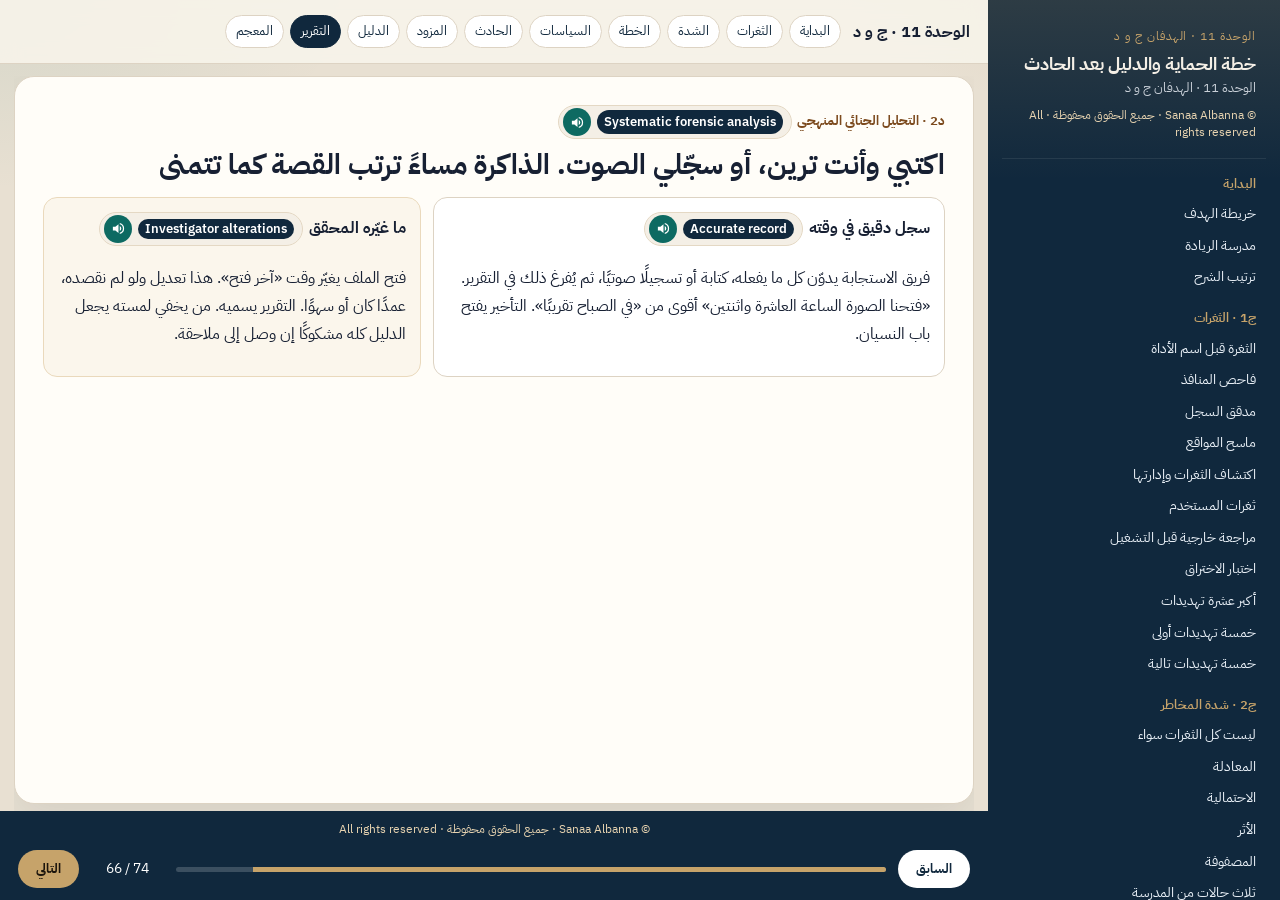
<file: d2.html>
<!DOCTYPE html>
<html lang="ar" dir="rtl">
<head>
  <meta charset="UTF-8">
  <meta name="viewport" content="width=device-width, initial-scale=1">
  <title>د2 التحليل الجنائي | الوحدة 11</title>
  <link rel="preconnect" href="https://fonts.googleapis.com">
  <link rel="preconnect" href="https://fonts.gstatic.com" crossorigin>
  <link href="https://fonts.googleapis.com/css2?family=IBM+Plex+Sans+Arabic:wght@400;500;600;700&family=IBM+Plex+Sans:wght@500;600;700&display=swap" rel="stylesheet">
  <link rel="stylesheet" href="styles.css">
</head>
<body data-page="d2" data-prev="d1.html" data-next="glossary.html">
<div class="app">
  <aside class="side" id="side"></aside>
  <div class="main">
    <header class="bar">
      <button class="menu-btn" id="btnMenu" type="button">الأقسام</button>
      <a href="index.html" style="text-decoration:none;color:inherit;font-weight:700">الوحدة 11 · ج و د</a>
      <nav class="quick">
        <a href="index.html">البداية</a>
        <a href="c1.html">الثغرات</a>
        <a href="c2.html">الشدة</a>
        <a href="c3.html">الخطة</a>
        <a href="c4.html">السياسات</a>
        <a href="incident.html">الحادث</a>
        <a href="c5.html">المزود</a>
        <a href="d1.html">الدليل</a>
        <a href="d2.html" aria-current="page">التقرير</a>
        <a href="glossary.html">المعجم</a>
      </nav>
    </header>
    <div class="deck">

      <section class="slide" id="record">
        <p class="kicker">د2 · التحليل الجنائي المنهجي <span class="t" data-en="Systematic forensic analysis" data-say="Systematic forensic analysis"></span></p>
        <h2>اكتبي وأنت ترين، أو سجّلي الصوت. الذاكرة مساءً ترتب القصة كما تتمنى</h2>
        <div class="grid-2">
          <article class="card">
            <h3>سجل دقيق في وقته <span class="t" data-en="Accurate record" data-say="Accurate record"></span></h3>
            <p>فريق الاستجابة يدوّن كل ما يفعله، كتابة أو تسجيلًا صوتيًا، ثم يُفرغ ذلك في التقرير. «فتحنا الصورة الساعة العاشرة واثنتين» أقوى من «في الصباح تقريبًا». التأخير يفتح باب النسيان.</p>
          </article>
          <article class="story">
            <h3>ما غيّره المحقق <span class="t" data-en="Investigator alterations" data-say="Investigator alterations"></span></h3>
            <p>فتح الملف يغيّر وقت «آخر فتح». هذا تعديل ولو لم نقصده، عمدًا كان أو سهوًا. التقرير يسميه. من يخفي لمسته يجعل الدليل كله مشكوكًا إن وصل إلى ملاحقة.</p>
          </article>
        </div>
      </section>

      <section class="slide" id="snapshots">
        <p class="kicker">د2 · لقطات النظام <span class="t" data-en="Snapshots of the system" data-say="Snapshots of the system"></span></p>
        <h2>نجمع أكثر ما نستطيع الآن، ونقرر الصلة لاحقًا. الوقت لا يرجع</h2>
        <div class="grid-2">
          <article class="card">
            <h3>ماذا نحتفظ؟</h3>
            <p>لقطات شاشة فيها الساعة ظاهرة، ونسخ من السجلات والملفات. الدليل المرئي قد يكون صورة أو فيديو حسب الحادث: باب الخادم، أو شاشة التنبيه. <span class="t" data-en="Visual evidence" data-say="Visual evidence">دليل مرئي</span></p>
          </article>
          <article class="def">
            <h3>الصلة تأتي بعد الجمع</h3>
            <p>في أول الساعة قد لا نعرف أي سطر يخص الهجوم. نجمع، ثم نطابق الأوقات بساعة الحادث. ما لا يطابق الوقت يضعف. ما يطابقه يقوى. رمي الشيء لأننا «غير متأكدات» أخطر من الاحتفاظ به ثم استبعاده.</p>
          </article>
        </div>
      </section>

      <section class="slide" id="credible">
        <p class="kicker">د2 · مصداقية الدليل <span class="t" data-en="Reliability of evidence" data-say="Reliability of evidence"></span></p>
        <h2>كل نتيجة تُكتب. ثم نسأل: هل هي ذات صلة، وهل هي إنذار كاذب؟</h2>
        <div class="grid-2">
          <article class="card">
            <h3>صلة بالحادث</h3>
            <p>سجل طابعة الممر قد لا يفسر رسالة هدى. بعد الجمع نُخرج من التقرير ما لا يطابق وقت الهجوم، ونُبقي في الملحق ما استبعدناه ولماذا.</p>
          </article>
          <article class="impact risk">
            <h3>إنذار كاذب <span class="t" data-en="False positive" data-say="False positive"></span></h3>
            <p>ورقة العمل التي صرخ عليها برنامج الحماية تُفحص. إن كانت نظيفة نكتب «كاذب» ونُبقي السبب. لا نسمي هدى مصابة لأن الأيقونة احمرّت.</p>
          </article>
        </div>
      </section>

      <section class="slide" id="meaning">
        <p class="kicker">د2 · تقييم النتائج</p>
        <h2>ثلاثة أسئلة، ثم وصف للهجوم خطوة خطوة. لا جملة «تم الاختراق» وحدها</h2>
        <ol class="steps">
          <li>هل هذا دليل على جريمة أو حادث <span class="t" data-en="Evidence of a crime or incident" data-say="Evidence of a crime or incident"></span>، أم عطل؟ رابط خبيث حادث. طابعة واقفة ليست كذلك.</li>
          <li>هل الاختراق من خارج المدرسة أم من داخلها أم من الاثنين؟ <span class="t" data-en="External or internal compromise" data-say="External or internal compromise">اختراق خارجي أو داخلي</span>. رسالة هدى بدأت من الخارج وانتهت على جهاز داخلي.</li>
          <li>هل الدليل يرجّح سببًا على غيره؟ <span class="t" data-en="One cause more than others" data-say="One cause more than other possible causes"></span> المرفق نفسه في البريد وفي التنبيه يُضعف قصة الذاكرة المحمولة.</li>
        </ol>
        <p>التقرير يشرح ماذا يظهر الدليل، ويصف كيف نُفّذ الهجوم بالترتيب. «يحتمل» حين تنقص الصورة أصدق من «مؤكد» ثم التراجع.</p>
      </section>

      <section class="slide" id="theft">
        <p class="kicker">د2 · حادث مادي</p>
        <h2>أحد دخل غرفة الخادم وأخذ قرصًا قابلًا للإزالة. الدليل هنا أبواب ومفاتيح، لا ملفات فقط</h2>
        <div class="grid-2">
          <article class="story">
            <h3>ماذا نجمع؟</h3>
            <p>تسجيل الكاميرا على الباب، ووقت الإنذار، ومن معه مفتاح، وهل القفل كُسر أو فُتح بمفتاح. رقم القرص إن كان مكتوبًا. هذه حماية مادية صارت دليلًا. <span class="t" data-en="Physical protection measures" data-say="Physical protection measures">تدابير الحماية المادية</span></p>
          </article>
          <article class="def">
            <h3>كيف ترجع المدرسة؟</h3>
            <p>لا نرجو القرص المسروق. نرجّع من نسخة ليست في الغرفة نفسها، ونتحقق أن النسخة أقدم من ساعة الدخول. ثم نغيّر القفل، ونراجع من يملك المفتاح، قبل أن نكتب «انتهى الحادث».</p>
          </article>
        </div>
        <article class="think">
          <h3>وقفة</h3>
          <p>لو لم تكن هناك كاميرا، أي دليل مادي يبقى؟</p>
          <button type="button" class="reveal-btn" aria-expanded="false">أظهري ما نناقشه بعد التفكير</button>
          <div class="reveal" hidden>
            <p>سجل الإنذار إن وُجد، وحالة القفل، وشهادة من كان في الممر، ودفتر المفاتيح. غياب الكاميرا لا يلغي الحادث. يضعف نوعًا واحدًا من الدليل، فنكتب ذلك بصراحة في التقرير.</p>
          </div>
        </article>
      </section>

      <section class="slide" id="recommend">
        <p class="kicker">د2 · التوصيات <span class="t" data-en="Recommendations" data-say="Recommendations"></span></p>
        <h2>التقرير الذي يصف ولا يوصي يترك المدرسة في الحادث نفسه الشهر القادم</h2>
        <div class="grid-3">
          <article class="card">
            <h3>نص الوثائق <span class="t" data-en="Content of policies and agreements" data-say="Content of policies and agreements"></span></h3>
            <p>سياسة البريد أو الإنترنت لم تذكر الرابط. عقد المزود لم يلزم بالإبلاغ في الساعة نفسها. نعدّل النص.</p>
          </article>
          <article class="card">
            <h3>الالتزام بها <span class="t" data-en="Adherence to policies and agreements" data-say="Adherence to policies and agreements"></span></h3>
            <p>السياسة موجودة ولم تُدرَّس. التوصية تدريب هذا الأسبوع، ثم تدقيق. الفهم غير الالتزام.</p>
          </article>
          <article class="card">
            <h3>الحماية <span class="t" data-en="Physical, software and hardware protection" data-say="Physical, software and hardware protection"></span></h3>
            <p>ماديًا قفل. برمجيًا فحص المرفق. بالأجهزة جدار أو فصل شبكة. نسمي النوع.</p>
          </article>
        </div>
      </section>

      <section class="slide" id="case">
        <p class="kicker">د2 · رسالة هدى من أول العرض إلى آخره</p>
        <h2>قصة واحدة حتى لا تبقى المواضيع جزرًا</h2>
        <div class="table-wrap">
          <table>
            <thead><tr><th>الموضع</th><th>ماذا فعلنا في الريادة</th></tr></thead>
            <tbody>
              <tr><td>ج1</td><td>الثغرة مستخدم: هدى صدّقت شكل الرسالة. والثغرة تقنية إن كان المرفق يمر بلا فحص.</td></tr>
              <tr><td>ج2</td><td>الرسائل تصل كل يوم، والأثر كبير إن فتحت العلامات. الشدة مرتفعة أو متطرفة حسب ما يستطيع الرابط أن يصل إليه.</td></tr>
              <tr><td>ج3</td><td>الحماية: فحص المرفق، وتدريب، وجدار. الاختبار: رسالة تجريبية تُحجز. التبرير للمديرة: يوم علامات أغلى من الاشتراك.</td></tr>
              <tr><td>ج4</td><td>السياسة تسمي الحادث وطريقة الإبلاغ. الفريق يجتمع. بعد الهدوء نعدّل النص وندرب.</td></tr>
              <tr><td>ج5</td><td>إن كان البريد عند مزود، فالعقد يقول متى يبلّغنا، ومن يدفع إن ضاعت الصناديق.</td></tr>
              <tr><td>د1 و د2</td><td>لا نعيد تشغيل جهاز هدى. نأخذ صورة، ونقرأ السجلات، ونكتب الساعة، ونوصي بما يمنع الرسالة القادمة.</td></tr>
            </tbody>
          </table>
        </div>
      </section>

      <section class="slide hero" id="close">
        <p class="kicker">آخر الشريحة قبل المعجم</p>
        <h1>الخطة تُكتب قبل الحادث. الدليل يُجمع بعده. الاثنان يفشلان إن كانا من غير مثال ومن غير اسم مسؤول</h1>
        <p class="lead">حين تختارون مؤسسة تعرفونها، ابدؤوا بباب ترونه: من يدخل، وأين تعيش البيانات المهمة، وما الذي يتكرر كل يوم. ثم قيسوا الشدة، واكتبوا الإجراء وتبريره واختباره، وسمّوا من يُبلَّغ، واسألوا أين يعيش ما سلّمتموه لمزود. وإن وقع شيء، لا تنظفوا المسرح قبل أن تصوروه.</p>
        <p>التالي يفتح المعجم: كل اختصار إنجليزي ومعناه الكامل.</p>
      </section>

    </div>
  </div>
</div>
<div class="toast" id="toast" role="status"></div>
<script src="app.js"></script>
</body>
</html>
</file>
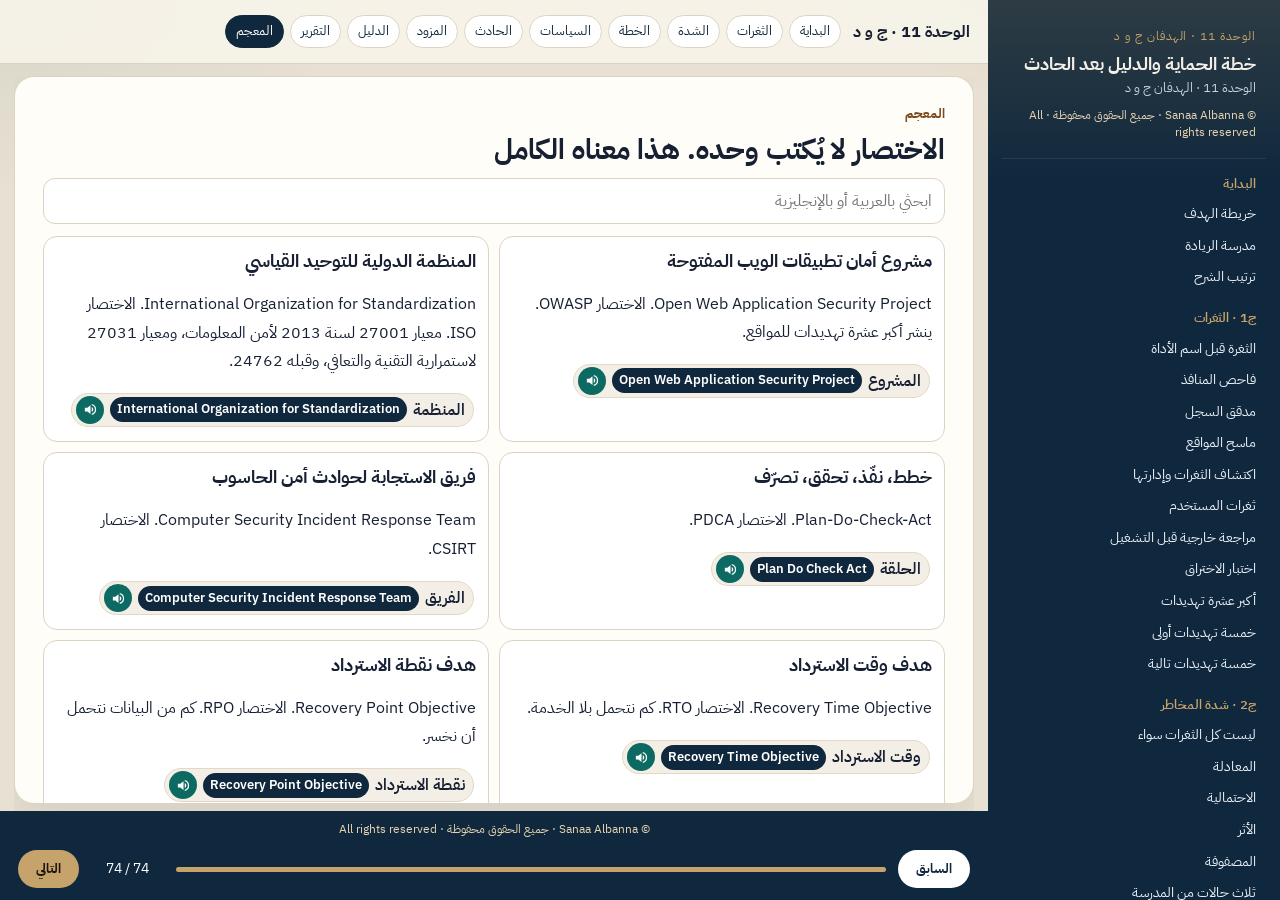
<file: glossary.html>
<!DOCTYPE html>
<html lang="ar" dir="rtl">
<head>
  <meta charset="UTF-8">
  <meta name="viewport" content="width=device-width, initial-scale=1">
  <title>معجم الأسماء | الوحدة 11 ج و د</title>
  <link rel="preconnect" href="https://fonts.googleapis.com">
  <link rel="preconnect" href="https://fonts.gstatic.com" crossorigin>
  <link href="https://fonts.googleapis.com/css2?family=IBM+Plex+Sans+Arabic:wght@400;500;600;700&family=IBM+Plex+Sans:wght@500;600;700&display=swap" rel="stylesheet">
  <link rel="stylesheet" href="styles.css">
</head>
<body data-page="glossary" data-prev="d2.html">
<div class="app">
  <aside class="side" id="side"></aside>
  <div class="main">
    <header class="bar">
      <button class="menu-btn" id="btnMenu" type="button">الأقسام</button>
      <a href="index.html" style="text-decoration:none;color:inherit;font-weight:700">الوحدة 11 · ج و د</a>
      <nav class="quick">
        <a href="index.html">البداية</a>
        <a href="c1.html">الثغرات</a>
        <a href="c2.html">الشدة</a>
        <a href="c3.html">الخطة</a>
        <a href="c4.html">السياسات</a>
        <a href="incident.html">الحادث</a>
        <a href="c5.html">المزود</a>
        <a href="d1.html">الدليل</a>
        <a href="d2.html">التقرير</a>
        <a href="glossary.html" aria-current="page">المعجم</a>
      </nav>
    </header>
    <div class="deck">

      <section class="slide" id="glossary">
        <p class="kicker">المعجم</p>
        <h2>الاختصار لا يُكتب وحده. هذا معناه الكامل</h2>
        <div class="glossary-tools">
          <input id="glossarySearch" type="search" placeholder="ابحثي بالعربية أو بالإنجليزية" aria-label="بحث في المعجم">
        </div>
        <div class="gloss">
          <article>
            <h3>مشروع أمان تطبيقات الويب المفتوحة</h3>
            <p><bdi>Open Web Application Security Project</bdi>. الاختصار <bdi>OWASP</bdi>. ينشر أكبر عشرة تهديدات للمواقع.</p>
            <span class="t" data-en="Open Web Application Security Project" data-say="Open Web Application Security Project">المشروع</span>
          </article>
          <article>
            <h3>المنظمة الدولية للتوحيد القياسي</h3>
            <p><bdi>International Organization for Standardization</bdi>. الاختصار <bdi>ISO</bdi>. معيار 27001 لسنة 2013 لأمن المعلومات، ومعيار 27031 لاستمرارية التقنية والتعافي، وقبله 24762.</p>
            <span class="t" data-en="International Organization for Standardization" data-say="International Organization for Standardization">المنظمة</span>
          </article>
          <article>
            <h3>خطط، نفّذ، تحقق، تصرّف</h3>
            <p><bdi>Plan-Do-Check-Act</bdi>. الاختصار <bdi>PDCA</bdi>.</p>
            <span class="t" data-en="Plan Do Check Act" data-say="Plan, Do, Check, Act">الحلقة</span>
          </article>
          <article>
            <h3>فريق الاستجابة لحوادث أمن الحاسوب</h3>
            <p><bdi>Computer Security Incident Response Team</bdi>. الاختصار <bdi>CSIRT</bdi>.</p>
            <span class="t" data-en="Computer Security Incident Response Team" data-say="Computer Security Incident Response Team">الفريق</span>
          </article>
          <article>
            <h3>هدف وقت الاسترداد</h3>
            <p><bdi>Recovery Time Objective</bdi>. الاختصار <bdi>RTO</bdi>. كم نتحمل بلا الخدمة.</p>
            <span class="t" data-en="Recovery Time Objective" data-say="Recovery Time Objective">وقت الاسترداد</span>
          </article>
          <article>
            <h3>هدف نقطة الاسترداد</h3>
            <p><bdi>Recovery Point Objective</bdi>. الاختصار <bdi>RPO</bdi>. كم من البيانات نتحمل أن نخسر.</p>
            <span class="t" data-en="Recovery Point Objective" data-say="Recovery Point Objective">نقطة الاسترداد</span>
          </article>
          <article>
            <h3>مزود الخدمة الخارجي</h3>
            <p><bdi>External Service Provider</bdi>. الاختصار <bdi>ESP</bdi>.</p>
            <span class="t" data-en="External Service Provider" data-say="External Service Provider">المزود</span>
          </article>
          <article>
            <h3>لغة الاستعلام المهيكلة</h3>
            <p><bdi>Structured Query Language</bdi>. الاختصار <bdi>SQL</bdi>. حقنها اسمه <bdi>SQL Injection</bdi>.</p>
            <span class="t" data-en="Structured Query Language" data-say="Structured Query Language">لغة الاستعلام</span>
          </article>
          <article>
            <h3>المصادقة بعاملين</h3>
            <p><bdi>Two-Factor Authentication</bdi>. الاختصار <bdi>2FA</bdi>.</p>
            <span class="t" data-en="Two-Factor Authentication" data-say="Two Factor Authentication">عاملان</span>
          </article>
          <article>
            <h3>كلمة مرور لمرة واحدة</h3>
            <p><bdi>One-Time Password</bdi>. الاختصار <bdi>OTP</bdi>.</p>
            <span class="t" data-en="One-Time Password" data-say="One Time Password">مرة واحدة</span>
          </article>
          <article>
            <h3>رسالة نصية قصيرة</h3>
            <p><bdi>Short Message Service</bdi>. الاختصار <bdi>SMS</bdi>.</p>
            <span class="t" data-en="Short Message Service" data-say="Short Message Service">الرسالة القصيرة</span>
          </article>
          <article>
            <h3>تزوير الطلب من جهة الخادم</h3>
            <p><bdi>Server-Side Request Forgery</bdi>. الاختصار <bdi>SSRF</bdi>.</p>
            <span class="t" data-en="Server-Side Request Forgery" data-say="Server Side Request Forgery">تزوير الطلب</span>
          </article>
          <article>
            <h3>نسخة احتياطية كاملة</h3>
            <p><bdi>Full Backup</bdi>. كل الملفات.</p>
            <span class="t" data-en="Full Backup" data-say="Full Backup">النسخة الكاملة</span>
          </article>
          <article>
            <h3>نسخة احتياطية تزايدية</h3>
            <p><bdi>Incremental Backup</bdi>. ما تغير منذ النسخة السابقة.</p>
            <span class="t" data-en="Incremental Backup" data-say="Incremental Backup">النسخة التزايدية</span>
          </article>
          <article>
            <h3>ناقل تسلسلي عام</h3>
            <p><bdi>Universal Serial Bus</bdi>. الاختصار <bdi>USB</bdi>. به نصل الذاكرة المحمولة.</p>
            <span class="t" data-en="Universal Serial Bus" data-say="Universal Serial Bus">المنفذ</span>
          </article>
          <article>
            <h3>تلفزيون الدائرة المغلقة</h3>
            <p><bdi>Closed-Circuit Television</bdi>. الاختصار <bdi>CCTV</bdi>. كاميرات المراقبة.</p>
            <span class="t" data-en="Closed-Circuit Television" data-say="Closed Circuit Television">الكاميرات</span>
          </article>
          <article>
            <h3>فاحص المنافذ</h3>
            <p><bdi>Port scanner</bdi>. <strong>برنامج</strong> يكشف الأبواب المفتوحة.</p>
            <span class="t" data-en="Port scanner" data-say="Port scanner">فاحص المنافذ</span>
          </article>
          <article>
            <h3>مدقق السجل</h3>
            <p><bdi>Registry checker</bdi>. <strong>برنامج</strong> يفحص سجل إعدادات ويندوز <bdi>Windows Registry</bdi>.</p>
            <span class="t" data-en="Registry checker" data-say="Registry checker">مدقق السجل</span>
          </article>
          <article>
            <h3>ماسح ثغرات المواقع</h3>
            <p><bdi>Website vulnerability scanner</bdi>. <strong>برنامج</strong> يفحص موقعًا بإذن صاحبه ويكتب تقريرًا.</p>
            <span class="t" data-en="Website vulnerability scanner" data-say="Website vulnerability scanner">ماسح المواقع</span>
          </article>
          <article>
            <h3>جدار الحماية</h3>
            <p><bdi>Firewall</bdi>.</p>
            <span class="t" data-en="Firewall" data-say="Firewall">جدار الحماية</span>
          </article>
          <article>
            <h3>الموجّه والمبدّل ونقطة الوصول</h3>
            <p><bdi>Router</bdi>، <bdi>Switch</bdi>، <bdi>Wireless access point</bdi>.</p>
            <span class="t" data-en="Router" data-say="Router">الموجّه</span>
            <span class="t" data-en="Switch" data-say="Switch">المبدّل</span>
            <span class="t" data-en="Wireless access point" data-say="Wireless access point">نقطة الوصول</span>
          </article>
          <article>
            <h3>ذاكرة الوصول العشوائي</h3>
            <p><bdi>Random Access Memory</bdi>. الاختصار <bdi>RAM</bdi>. تضيع عند إطفاء الجهاز. التقاطها يتم <strong>ببرنامج</strong> جنائي والجهاز يعمل.</p>
            <span class="t" data-en="Random Access Memory" data-say="Random Access Memory">الذاكرة الحية</span>
            <span class="t" data-en="Memory capture program" data-say="Memory capture program">برنامج التقاط الذاكرة</span>
          </article>
          <article>
            <h3>بت لوكر</h3>
            <p><bdi>BitLocker</bdi>. تشفير قرص من مايكروسوفت. لا يُقرأ بلا دخول مستخدم مخوّل.</p>
            <span class="t" data-en="BitLocker" data-say="BitLocker">بت لوكر</span>
          </article>
          <article>
            <h3>عنوان التحكم في الوصول إلى الوسائط</h3>
            <p><bdi>Media Access Control</bdi>. الاختصار <bdi>MAC</bdi>. عنوان بطاقة الشبكة.</p>
            <span class="t" data-en="Media Access Control" data-say="Media Access Control">عنوان الوسيط</span>
          </article>
          <article>
            <h3>قطع الخدمة</h3>
            <p><bdi>Denial of Service</bdi>. الاختصار <bdi>DoS</bdi>. اختبار يُغرق النظام حتى يتوقف. لا نحاكيه على نظام يعمل.</p>
            <span class="t" data-en="Denial of Service" data-say="Denial of Service">قطع الخدمة</span>
          </article>
          <article>
            <h3>إنذار كاذب</h3>
            <p><bdi>False positive</bdi>. تنبيه على شيء ليس هجومًا.</p>
            <span class="t" data-en="False positive" data-say="False positive">إنذار كاذب</span>
          </article>
          <article>
            <h3>صورة النظام</h3>
            <p><bdi>System image</bdi> أو النسخة المكررة الجنائية <bdi>Forensic duplicate</bdi>.</p>
            <span class="t" data-en="System image" data-say="System image">صورة النظام</span>
          </article>
          <article>
            <h3>شدة المخاطر</h3>
            <p><bdi>Risk severity</bdi>: منخفضة <bdi>Low</bdi>، متوسطة <bdi>Medium</bdi>، مرتفعة <bdi>High</bdi>، متطرفة <bdi>Extreme</bdi>.</p>
            <span class="t" data-en="Risk severity" data-say="Risk severity">شدة المخاطر</span>
          </article>
          <article>
            <h3>حماية متقدمة من التهديدات</h3>
            <p><bdi>Advanced Threat Protection</bdi>. الاختصار <bdi>ATP</bdi> داخل اسم منتج مايكروسوفت <bdi>Microsoft Defender Advanced Threat Protection</bdi>.</p>
            <span class="t" data-en="Advanced Threat Protection" data-say="Advanced Threat Protection">الحماية المتقدمة</span>
          </article>
        </div>
      </section>

    </div>
  </div>
</div>
<div class="toast" id="toast" role="status"></div>
<script src="app.js"></script>
</body>
</html>
</file>
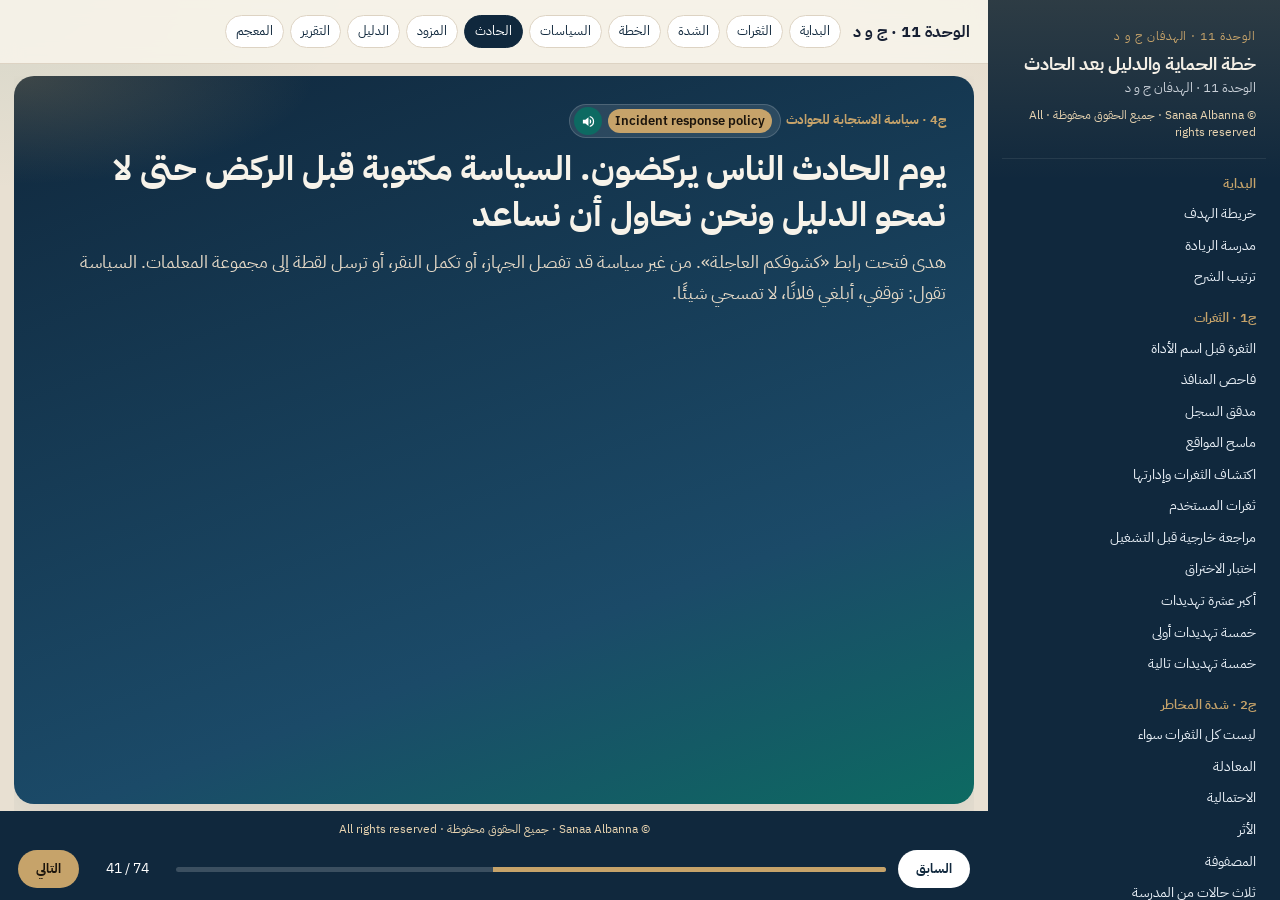
<file: incident.html>
<!DOCTYPE html>
<html lang="ar" dir="rtl">
<head>
  <meta charset="UTF-8">
  <meta name="viewport" content="width=device-width, initial-scale=1">
  <title>ج4 الاستجابة والتعافي | الوحدة 11</title>
  <link rel="preconnect" href="https://fonts.googleapis.com">
  <link rel="preconnect" href="https://fonts.gstatic.com" crossorigin>
  <link href="https://fonts.googleapis.com/css2?family=IBM+Plex+Sans+Arabic:wght@400;500;600;700&family=IBM+Plex+Sans:wght@500;600;700&display=swap" rel="stylesheet">
  <link rel="stylesheet" href="styles.css">
</head>
<body data-page="incident" data-prev="c4.html" data-next="c5.html">
<div class="app">
  <aside class="side" id="side"></aside>
  <div class="main">
    <header class="bar">
      <button class="menu-btn" id="btnMenu" type="button">الأقسام</button>
      <a href="index.html" style="text-decoration:none;color:inherit;font-weight:700">الوحدة 11 · ج و د</a>
      <nav class="quick">
        <a href="index.html">البداية</a>
        <a href="c1.html">الثغرات</a>
        <a href="c2.html">الشدة</a>
        <a href="c3.html">الخطة</a>
        <a href="c4.html">السياسات</a>
        <a href="incident.html" aria-current="page">الحادث</a>
        <a href="c5.html">المزود</a>
        <a href="d1.html">الدليل</a>
        <a href="d2.html">التقرير</a>
        <a href="glossary.html">المعجم</a>
      </nav>
    </header>
    <div class="deck">

      <section class="slide hero" id="inc-open">
        <p class="kicker">ج4 · سياسة الاستجابة للحوادث <span class="t" data-en="Incident response policy" data-say="Incident response policy"></span></p>
        <h1>يوم الحادث الناس يركضون. السياسة مكتوبة قبل الركض حتى لا نمحو الدليل ونحن نحاول أن نساعد</h1>
        <p class="lead">هدى فتحت رابط «كشوفكم العاجلة». من غير سياسة قد تفصل الجهاز، أو تكمل النقر، أو ترسل لقطة إلى مجموعة المعلمات. السياسة تقول: توقفي، أبلغي فلانًا، لا تمسحي شيئًا.</p>
      </section>

      <section class="slide" id="team">
        <p class="kicker">ج4 · فريق الاستجابة</p>
        <h2>ثلاثة أدوار. إن غاب اسم الشخص، فالجميع يظن أن غيره سيتصل</h2>
        <p class="abbr">اسم الفريق بالإنجليزية <bdi>Computer Security Incident Response Team</bdi>. الاختصار <bdi>CSIRT</bdi> حروف هذا الاسم. في الكلام نقول: فريق الاستجابة لحوادث أمن الحاسوب.</p>
        <div class="people">
          <article class="person">
            <p class="role">قائد الفريق <span class="t" data-en="Team leader" data-say="Team leader"></span></p>
            <h3>من الإدارة</h3>
            <p>يكلم المديرة ويحمي الفريق من التعليمات المتضاربة. ليس شرطًا أن يفتح الجهاز بنفسه.</p>
          </article>
          <article class="person">
            <p class="role">قائد الحادث <span class="t" data-en="Incident lead" data-say="Incident lead"></span></p>
            <h3>سارة أو من ينوب عنها</h3>
            <p>يقود الفحص التقني: ماذا فُتح، وماذا نفصل، وماذا نترك كما هو من أجل الدليل.</p>
          </article>
          <article class="person">
            <p class="role">أعضاء منتسبون <span class="t" data-en="Associate members" data-say="Associate members"></span></p>
            <h3>من يلزمهم هذا الحادث</h3>
            <p>قد تكون مسؤولة المختبر، أو من يقرأ السجلات. لا نجمع المدرسة كلها في الغرفة.</p>
          </article>
        </div>
      </section>

      <section class="slide" id="report">
        <p class="kicker">ج4 · الإبلاغ</p>
        <h2>السياسة تسمي ما يُعد حادثًا، وكيف يُبلَّغ، وإلى من. التخمين يوم الخوف متأخر</h2>
        <div class="grid-2">
          <article class="card">
            <h3>حادث في الريادة</h3>
            <ul>
              <li>رابط فُتح وبدأ الجهاز يتصرف بغرابة.</li>
              <li>حساب علامات دُخل ليلًا.</li>
              <li>جهاز خادم مفقود، أو ذاكرة محمولة فيها كشوف.</li>
              <li>حريق أو ماء في غرفة الخادم.</li>
            </ul>
          </article>
          <article class="story">
            <h3>ليست حادثًا أمنيًا وحدها</h3>
            <p>طابعة انحشر ورقها. هدى تخبر سارة بالطابعة، لا توقظ فريق الاستجابة. الفرق مكتوب حتى لا يصبح كل عطل إنذارًا، ولا يضيع الإنذار الحقيقي بين الشكاوى.</p>
            <p>قناة الإبلاغ واحدة: رسالة إلى سارة واتصال بقائد الفريق إن كانت سارة هي المتأثرة. لا ننشر القصة في مجموعة الأهالي.</p>
          </article>
        </div>
      </section>

      <section class="slide" id="assess">
        <p class="kicker">ج4 · التقييم الأولي</p>
        <h2>أول سؤال: هل هذا حادث حقًا، أم إنذار كاذب؟ ثم ما نوعه وشدته</h2>
        <div class="grid-2">
          <article class="def">
            <p>برنامج الحماية قد يصرخ على ورقة عمل هدى لأنها تشبه ملفًا ضارًا في الشكل. هذا إنذار كاذب: النظام بلّغ عن مشكلة ليست كذلك. إن أغلقنا الشبكة لكل صرخة، توقف التعليم. وإن تجاهلنا كل صرخة، فاتنا الرابط الحقيقي.</p>
          </article>
          <article class="card">
            <h3>بعد التأكد</h3>
            <p>نوع الهجوم: تصيد، أم برنامج ضار، أم دخول غير مأذون، أم سرقة جهاز، أم حريق. شدته: كم جهازًا، وهل العلامات خرجت، وهل الامتحان غدًا. هذا التقييم يقرر هل نوقظ المديرة ليلًا.</p>
          </article>
        </div>
        <p>ثم يُبلَّغ فريق الاستجابة، وتُبلَّغ الإدارة. التبليغ ليس عيبًا على هدى. إخفاء الرابط هو الذي يكبر الحادث.</p>
      </section>

      <section class="slide" id="contain">
        <p class="kicker">ج4 · الناس أولًا، ثم نضيّق الضرر</p>
        <h2>الحريق يُخرج الناس قبل الأجهزة. والرابط يُوقف الحساب قبل أن نمسح الشاشة</h2>
        <div class="grid-3">
          <article class="impact risk">
            <h3>سلامة الأشخاص</h3>
            <p>حريق أو فيضان: إخلاء كما في تمرين المدرسة. إن كان النظام يحرس حياة، كالطبي، فالناس قبل الملفات. مدرسة الريادة ليست مستشفى، لكن القاعدة نفسها: لا ندخل غرفة تمتلئ دخانًا من أجل الخادم.</p>
          </article>
          <article class="card">
            <h3>احتواء</h3>
            <p>نفصل الجهاز المصاب عن الشبكة، ونوقف حساب هدى إن سُرق، ونغيّر كلمة الإدارة. لا نطفئ المدرسة كلها إن كان المصاب جهازًا واحدًا.</p>
          </article>
          <article class="story">
            <h3>البيانات الأثمن أولًا</h3>
            <p>الرواتب والعلامات قبل صور النشاط. نعزل القرص الذي يحملها أو نقطع وصول الغرباء إليه قبل أن نرتب أجهزة المختبر.</p>
          </article>
        </div>
        <p>الأجهزة والبرامج: إن كان المكان آمنًا، نفصل الجهاز وننقله. التعطيل: بعد عزل المصاب نرجّع ما لم يُصب، حتى لا تقف الطباعة والحصص بلا سبب.</p>
      </section>

      <section class="slide" id="evidence">
        <p class="kicker">ج4 · نعرف الحادث ونحفظ الدليل</p>
        <h2>الإصلاح السريع الذي يمسح السجل يترك المدرسة بلا قصة ترويها</h2>
        <ol class="steps">
          <li>تحديد أدق: ماذا أراد المهاجم؟ مالًا، أم علامات، أم فدية؟ من داخل المدرسة أم من خارجها؟ أي ملفات فُتحت؟</li>
          <li>نحفظ الدليل: صورة للقرص كله، لا نسخ الملفات بالسحب. القرص الأصلي قد يُنزع ويُخزَّن كما هو.</li>
          <li>النسخة الاحتياطية للدليل غير نسخة العمل. لا نشتغل على الأصل.</li>
          <li>كل هذا سيُفصَّل في الهدف د. هنا السياسة فقط تمنع العجلة من محو الأثر.</li>
        </ol>
      </section>

      <section class="slide" id="outside">
        <p class="kicker">ج4 · من نكلم خارج المدرسة؟</p>
        <h2>ليس كل حادث شرطة. وليس كل حادث سرًا نبتلعه</h2>
        <div class="table-wrap">
          <table>
            <thead><tr><th>الحال</th><th>من قد نحتاج</th><th>ليش؟</th></tr></thead>
            <tbody>
              <tr><td>سرقة جهاز أو بيانات</td><td>جهة إنفاذ القانون</td><td>السرقة جريمة، والدليل قد يُطلب.</td></tr>
              <tr><td>خروج بيانات أولياء الأمور</td><td>مشورة قانونية</td><td>القانون قد يُلزم بالإبلاغ. لا نصيغ البيان من مجموعة المعلمات.</td></tr>
              <tr><td>برنامج ضار لا نفهمه</td><td>خبير خارجي</td><td>سارة توقف الانتشار. الخبير يقرأ ما لا تعرفه أدوات المدرسة.</td></tr>
            </tbody>
          </table>
        </div>
        <p>الخيارات تُناقش مع الممثل القانوني قبل الاتصال العشوائي. السياسة تكتب هذا حتى لا يجتهد أحد يوم الغضب.</p>
      </section>

      <section class="slide" id="recover">
        <p class="kicker">ج4 · الاستعادة والورق الذي يحمي القصة</p>
        <h2>نرجّع النظام إلى لحظة قبل الاختراق، ونكتب ما فعلناه كأن شخصًا آخر سيقرأه في المحكمة</h2>
        <div class="grid-2">
          <article class="card">
            <h3>الاستعادة</h3>
            <p>نحدد متى بدأ الاختراق. نسخة الجمعة نظيفة إن بدأ الرابط الإثنين. نرجّع تلك النقطة، لا أحدث نسخة إن كانت أحدث نسخة قد حملت الضرر.</p>
          </article>
          <article class="card">
            <h3>التوثيق</h3>
            <p>ماذا حدث، ماذا فعل الفريق، أي ملف وأية ساعة. الترتيب مهم. الورقة التي تُكتب بعد أسبوع من الذاكرة أضعف من سطر كُتب تلك الساعة. هذه الوثائق قد تُطلب لملاحقة من فعل، لذلك تكون دقيقة ومدعومة بالسجل لا بالانطباع.</p>
          </article>
        </div>
      </section>

      <section class="slide" id="review">
        <p class="kicker">ج4 · بعد أن تهدأ الغرفة</p>
        <h2>المراجعة ليست لوم هدى. هي سؤال: أي جملة في السياسة كانت غائبة، وأي تدريب كان نظريًا؟</h2>
        <article class="why">
          <p><strong>من رسالة هدى قد يخرج قراران.</strong> نضيف إلى سياسة البريد مثال الرابط الذي يشبه الكشوف. ونعيد تدريبًا من عشر دقائق هذا الأسبوع، لا العام القادم. إن كان الجدار سمح للمرفق، نعدّل الحماية أيضًا.</p>
          <p>السياسة التي لا تتغير بعد الحادث زينة. الحلقة هنا أيضًا: خطط من الدرس، نفّذ التعديل، تحقق بعد شهر هل فُتحت روابط مشابهة، ثم أبقِ ما نجح.</p>
        </article>
      </section>

      <section class="slide" id="dr-why">
        <p class="kicker">ج4 · خطة التعافي من الكوارث <span class="t" data-en="Disaster recovery plan" data-say="Disaster recovery plan"></span></p>
        <h2>سياسة الحادث تتحرك حين يقع الشيء. خطة الكارثة تُجهَّز ليوم يحترق فيه المكان أو يغرق</h2>
        <div class="grid-2">
          <article class="card">
            <h3>تشبه سياسة الحادث في</h3>
            <p>ناس معروفون، وخطوات، وتوثيق. الحريق مذكور في الاثنتين لأن الحياة والحاسوب يتأذيان معًا.</p>
          </article>
          <article class="story">
            <h3>وتختلف في السؤال</h3>
            <p>هنا نسأل قبل الكارثة: أي نظام إن نام توقف التعليم؟ أين سنشتغل غدًا؟ كم ساعة نتحمل؟ كم من العلامات نستطيع أن نفقد؟ الموقع البديل قد يكون عند شركة تعافي، أو في فرع آخر لمدرسة كبيرة.</p>
          </article>
        </div>
      </section>

      <section class="slide" id="rto">
        <p class="kicker">ج4 · وقتان نسميهما قبل أن نحتاجهما</p>
        <h2>كم نقدر نعيش بلا النظام؟ وكم من البيانات نقدر نخسر؟</h2>
        <svg class="diagram" viewBox="0 0 640 180" role="img" aria-label="خط زمن: آخر نسخة، ثم الكارثة، ثم عودة النظام">
          <line x1="40" y1="90" x2="600" y2="90" stroke="#1a4060" stroke-width="3"/>
          <circle cx="120" cy="90" r="10" fill="#0d6a62"/>
          <circle cx="300" cy="90" r="10" fill="#8d3c3c"/>
          <circle cx="500" cy="90" r="10" fill="#10283d"/>
          <text x="120" y="50" text-anchor="middle" font-size="14" fill="#0d6a62">آخر نسخة</text>
          <text x="300" y="50" text-anchor="middle" font-size="14" fill="#8d3c3c">الكارثة</text>
          <text x="500" y="50" text-anchor="middle" font-size="14" fill="#10283d">عودة النظام</text>
          <text x="210" y="130" text-anchor="middle" font-size="13" fill="#5e564c">ما ضاع من البيانات</text>
          <text x="400" y="130" text-anchor="middle" font-size="13" fill="#5e564c">كم تأخرنا بلا خدمة</text>
        </svg>
        <div class="grid-2">
          <article class="card">
            <h3>هدف وقت الاسترداد</h3>
            <p>بالإنجليزية <bdi>Recovery Time Objective</bdi>، واختصاره <bdi>RTO</bdi>. في الريادة: نظام العلامات يرجع خلال يوم دراسي. في أسبوع الامتحان قد يصير الهدف ساعات. البنك لا يعيش يومًا بلا نظامه.</p>
          </article>
          <article class="card">
            <h3>هدف نقطة الاسترداد</h3>
            <p>بالإنجليزية <bdi>Recovery Point Objective</bdi>، واختصاره <bdi>RPO</bdi>. هو مقدار البيانات، غالبًا مقاسًا بالوقت منذ آخر نسخة. نسخة يومية تعني أننا قد نخسر يومًا من العلامات الجديدة. لذلك البنك ينسخ أكثر من المدرسة.</p>
          </article>
        </div>
      </section>

      <section class="slide" id="structure">
        <p class="kicker">ج4 · ماذا نكتب لكل نظام مهم؟</p>
        <h2>الهيكل يتبع معيار استمرارية تقنية المعلومات، لا قائمة أمنيات</h2>
        <p class="abbr">المعيار رقم 27031 من المنظمة الدولية للتوحيد القياسي، وكان قبله المعيار 24762 خاصًا بخدمات التعافي. الاسم الإنجليزي للمعيار الأشهر <bdi>ISO 27031</bdi> بعد أن نذكر المنظمة كاملة كما في شريحة الحلقة.</p>
        <div class="flow">
          <span><b>مقدمة</b>لماذا هذه الخطة، وأي أنظمة تغطي.</span>
          <span><b>الأدوار</b>من يتصل، ومن يذهب إلى الموقع البديل. مخطط وأسماء.</span>
          <span><b>الاستجابة</b>قائمة الأجهزة والبرامج والشبكة الداخلة في الخطة.</span>
          <span><b>التفعيل</b>متى نعلن أن هذه كارثة لا عطل طابعة.</span>
        </div>
        <article class="def">
          <h3>ثم إجراءات كل نظام على حدة</h3>
          <ul>
            <li>من المسؤول عن إرجاع العلامات.</li>
            <li>المكان البديل والمعدات: شراء أو استئجار، ومن يأتي ليساعد.</li>
            <li>أين النسخ وبأي شكل: قرص، شريط، أو نسخة بعيدة. ومعها نسخة نظام كاملة عليها البرامج، لا ملفات العلامات وحدها.</li>
            <li>كيف نوصل الشبكة هناك، وبأي سعة. يوم الامتحان يحتاج سعة أعلى من يوم عادي.</li>
          </ul>
          <p>المنظمة تشجع الحلقة نفسها: خطط، نفّذ تمرينًا، تحقق هل رجع النظام في الوقت الذي وعدنا به، ثم عدّل الخطة.</p>
        </article>
      </section>

    </div>
  </div>
</div>
<div class="toast" id="toast" role="status"></div>
<script src="app.js"></script>
</body>
</html>
</file>
<file: styles.css>
:root {
  --bg: #e8e0d2;
  --ink: #172033;
  --muted: #5e564c;
  --navy: #10283d;
  --navy-2: #1a4060;
  --copper: #a56a34;
  --copper-deep: #7c4a1e;
  --teal: #0d6a62;
  --teal-soft: #e6f4f2;
  --rose: #8d3c3c;
  --rose-soft: #f8eeee;
  --gold: #c6a36a;
  --line: #ddd3c3;
  --card: #fffdf8;
  --shadow: 0 18px 40px rgba(16, 40, 61, 0.08);
  --side: 292px;
  --bar: 64px;
  --font: "IBM Plex Sans Arabic", "Segoe UI", Tahoma, sans-serif;
  --en: "IBM Plex Sans", "Segoe UI", sans-serif;
}

* { box-sizing: border-box; }
html { height: 100%; scroll-behavior: smooth; }
body {
  margin: 0;
  height: 100%;
  overflow: hidden;
  color: var(--ink);
  font-family: var(--font);
  background:
    radial-gradient(900px 420px at 100% -10%, rgba(165, 106, 52, 0.16), transparent 55%),
    radial-gradient(700px 380px at 0% 0%, rgba(13, 106, 98, 0.08), transparent 50%),
    var(--bg);
  line-height: 1.75;
}
img, svg { max-width: 100%; }
button, input { font-family: inherit; }
a { color: var(--teal); }
:focus-visible { outline: 3px solid var(--teal); outline-offset: 2px; }

.en, .term .en, bdi { font-family: var(--en); direction: ltr; unicode-bidi: isolate; }

.app { min-height: 100vh; }
.side {
  position: fixed;
  inset: 0 0 0 auto;
  width: var(--side);
  background:
    linear-gradient(180deg, rgba(198, 163, 106, 0.16), transparent 180px),
    var(--navy);
  color: #f4efe6;
  overflow: auto;
  z-index: 20;
  padding: 18px 14px 28px;
}
.brand-block { padding: 8px 10px 16px; border-bottom: 1px solid rgba(255,255,255,0.08); margin-bottom: 12px; }
.brand-block a { color: inherit; text-decoration: none; }
.brand-k { color: var(--gold); font-size: 12px; letter-spacing: 0.08em; }
.brand-block strong { display: block; font-size: 18px; line-height: 1.45; margin-top: 4px; }
.brand-block span { display: block; color: #c9d0d8; font-size: 12.5px; }
.brand-block .rights { margin-top: 8px; color: #e7d3b0; font-size: 12px; line-height: 1.45; }
.side h2 {
  margin: 16px 10px 6px;
  font-size: 13px;
  color: var(--gold);
  font-weight: 600;
}
.side a.item {
  display: block;
  color: #e7eef5;
  text-decoration: none;
  padding: 6px 10px;
  border-radius: 8px;
  font-size: 13.5px;
  line-height: 1.45;
}
.side a.item:hover, .side a.item.active { background: rgba(255,255,255,0.08); }
.side a.item.active { box-shadow: inset -3px 0 0 var(--gold); }

.main {
  margin-right: var(--side);
  height: 100vh;
  display: flex;
  flex-direction: column;
}
.bar {
  position: relative;
  flex: none;
  z-index: 15;
  height: var(--bar);
  display: flex;
  align-items: center;
  gap: 12px;
  padding: 0 18px;
  background: rgba(247, 243, 234, 0.92);
  backdrop-filter: blur(10px);
  border-bottom: 1px solid var(--line);
}
.quick { display: flex; gap: 6px; flex-wrap: wrap; }
.quick a {
  text-decoration: none;
  color: var(--navy);
  background: #fff;
  border: 1px solid var(--line);
  border-radius: 999px;
  padding: 4px 10px;
  font-size: 13px;
}
.quick a[aria-current="page"] { background: var(--navy); color: #fff; border-color: var(--navy); }
.tools { margin-right: auto; display: flex; gap: 8px; }
.tools button, .present-bar button, .builder button, .menu-btn {
  background: var(--navy);
  color: #fff;
  border: 0;
  border-radius: 999px;
  padding: 7px 12px;
  cursor: pointer;
  font-size: 13.5px;
}
.tools button.ghost, .present-bar button.ghost { background: #fff; color: var(--navy); border: 1px solid var(--line); }
.menu-btn { display: none; }

.deck {
  flex: 1;
  min-height: 0;
  width: min(1080px, calc(100% - 28px));
  margin: 12px auto 0;
  padding-bottom: 96px;
  overflow: hidden;
}
.deck > .trail { display: none; }
.slide {
  display: none;
  height: 100%;
  overflow: auto;
  background: var(--card);
  border: 1px solid var(--line);
  border-radius: 20px;
  padding: 26px 28px 22px;
  box-shadow: var(--shadow);
}
.slide.on { display: block; }
.slide.hero {
  background:
    radial-gradient(500px 180px at 0% 0%, rgba(198, 163, 106, 0.25), transparent 60%),
    linear-gradient(160deg, #10283d, #1b4a68 70%, #0d6a62);
  color: #f7f3ea;
  border: 0;
}
.slide.hero .lead, .slide.hero .muted { color: #e4d8c6; }
.slide.hero .page-links a,
.slide.hero .card,
.slide.hero .lab,
.slide.hero .impact,
.slide.hero .story,
.slide.hero .think,
.slide.hero .def { color: var(--ink); }
.diagram text {
  font-family: "IBM Plex Sans Arabic", "Segoe UI", Tahoma, sans-serif;
  direction: rtl;
  unicode-bidi: isolate;
}
.kicker {
  margin: 0 0 6px;
  color: var(--copper-deep);
  font-weight: 700;
  font-size: 13px;
}
.hero .kicker { color: var(--gold); }
h1, h2, h3 { line-height: 1.35; margin: 0 0 8px; }
h1 { font-size: 34px; }
h2 { font-size: 28px; }
h3 { font-size: 18px; }
.lead { font-size: 18px; margin: 0 0 12px; }
.muted { color: var(--muted); }
.hero .muted { color: #d9d0c4; }

.grid-2, .grid-3 { display: grid; gap: 12px; margin: 12px 0; }
.grid-2 { grid-template-columns: 1.15fr 0.85fr; }
.grid-3 { grid-template-columns: repeat(3, 1fr); }
.card, .impact, .story, .lab, .think, .def {
  border: 1px solid var(--line);
  border-radius: 14px;
  padding: 12px 14px;
  background: #fff;
}
.card h3, .impact h3, .story h3, .lab h3, .think h3 { font-size: 16px; }
.card ul, .impact ul, .story ul, .lab ol, .lab ul { margin: 6px 0 0; padding: 0 18px 0 0; }
.card li + li, .impact li + li { margin-top: 4px; }
.impact.good { background: var(--teal-soft); border-color: #b7ddd8; }
.impact.risk { background: var(--rose-soft); border-color: #ecd0d0; }
.story { background: #fbf6ec; border-color: #ead9bc; }
.lab { background: #f3f7fb; border-color: #d3e0ea; }
.think { background: #f7f4ff; border-color: #ddd6f3; }
.def { background: #f6f8f7; }
.tag {
  display: inline-block;
  font-size: 12px;
  font-weight: 700;
  color: var(--copper-deep);
  background: #f6eadb;
  border-radius: 999px;
  padding: 2px 8px;
  margin-bottom: 6px;
}
.story .tag { background: #f0e0c4; }
.lab .tag { background: #d9e8f5; color: #18486a; }
.think .tag { background: #e6e0f8; color: #43386a; }

.fail-game {
  display: grid;
  grid-template-columns: repeat(2, 1fr);
  gap: 10px;
  margin-top: 8px;
}
.fail-game .case-q:last-child {
  grid-column: 1 / -1;
}
.case-q {
  border: 1px solid var(--line);
  border-radius: 14px;
  padding: 12px 14px;
  background: #fff;
}
.case-q h3 { font-size: 15px; margin: 4px 0 6px; line-height: 1.5; }
.case-q > p { margin: 0 0 10px; color: var(--muted); font-size: 14.5px; }
.reveal-btn {
  border: 1px solid #c9d7e4;
  background: #eef5fb;
  color: #18486a;
  border-radius: 10px;
  padding: 7px 12px;
  font-weight: 600;
  cursor: pointer;
}
.reveal-btn:hover { background: #e1edf8; }
.reveal {
  margin-top: 10px;
  padding: 10px 12px;
  border-radius: 10px;
  background: var(--teal-soft);
  border: 1px solid #b7ddd8;
}
.reveal p { margin: 0; font-size: 14.5px; }
@media (max-width: 980px) {
  .fail-game { grid-template-columns: 1fr; }
  .fail-game .case-q:last-child { grid-column: auto; }
}

.term {
  display: inline-flex;
  align-items: center;
  gap: 6px;
  flex-wrap: wrap;
  background: #f4efe6;
  border: 1px solid #e4d8c4;
  border-radius: 999px;
  padding: 2px 8px 2px 4px;
  margin: 2px 2px;
  vertical-align: middle;
}
.hero .term { background: rgba(255,255,255,0.1); border-color: rgba(255,255,255,0.16); color: #fff; }
h2 .term, h3 .term, .kicker .term { font-size: 13px; font-weight: 600; vertical-align: middle; }
.term .ar { font-weight: 600; }
.term .en {
  font-weight: 600;
  font-size: 13px;
  background: var(--navy);
  color: #fff;
  border-radius: 999px;
  padding: 1px 7px;
}
.hero .term .en { background: #c6a36a; color: #1b140c; }
.term .phon { color: var(--muted); font-size: 12px; }
.hero .term .phon { color: #eadfce; }
.say {
  width: 28px;
  height: 28px;
  border-radius: 50%;
  border: 0;
  background: var(--teal);
  color: #fff;
  display: inline-grid;
  place-items: center;
  cursor: pointer;
  padding: 0;
}
.say svg { width: 15px; height: 15px; display: block; }
.say.on { background: var(--copper); animation: pulse 0.9s ease infinite; }
@keyframes pulse { 50% { transform: scale(1.06); } }
@media (prefers-reduced-motion: reduce) {
  .say.on { animation: none; }
  html { scroll-behavior: auto; }
}

.table-wrap { overflow-x: auto; margin: 10px 0; }
table { width: 100%; border-collapse: collapse; font-size: 14.5px; background: #fff; }
th, td { border: 1px solid var(--line); padding: 8px 10px; text-align: right; vertical-align: top; }
th { background: var(--navy); color: #fff; font-weight: 600; }
tr:nth-child(even) td { background: #faf7f2; }

.diagram {
  width: 100%;
  height: auto;
  background: linear-gradient(180deg, #fbf8f2, #fff);
  border: 1px solid var(--line);
  border-radius: 14px;
}
.cap { margin: 6px 0 0; color: var(--muted); font-size: 13px; }
.cols-diagram { display: grid; grid-template-columns: 1fr 1fr; gap: 12px; }

.builder { display: grid; grid-template-columns: 1.3fr 0.7fr; gap: 12px; align-items: start; }
.builder .g { opacity: 0.18; }
.builder.show-server .g-server,
.builder.show-wan .g-wan,
.builder.show-wifi .g-wifi { opacity: 1; }
.builder-controls { display: flex; flex-direction: column; gap: 8px; }
.builder button { text-align: right; }
.builder button.on { background: var(--teal); }
#builderNote { min-height: 4.5em; }

.checks { display: grid; grid-template-columns: repeat(3, 1fr); gap: 12px; }
.check a { display: block; color: inherit; text-decoration: none; padding: 4px 0; }
.check a:hover { color: var(--teal); }
.check h3 { margin-bottom: 8px; }
.page-links { display: grid; grid-template-columns: repeat(3, 1fr); gap: 12px; }
.page-links a {
  display: block;
  text-decoration: none;
  color: inherit;
  background: #fff;
  border-radius: 16px;
  padding: 16px;
  border: 1px solid var(--line);
  min-height: 140px;
}
.page-links a strong { display: block; font-size: 20px; margin: 6px 0; }
.page-links a span { color: var(--muted); }

.glossary-tools { display: flex; gap: 8px; margin: 8px 0 12px; }
.glossary-tools input {
  flex: 1;
  border: 1px solid var(--line);
  border-radius: 12px;
  padding: 10px 12px;
  font-size: 16px;
  background: #fff;
}
.gloss {
  display: grid;
  grid-template-columns: 1fr 1fr;
  gap: 10px;
}
.gloss article {
  background: #fff;
  border: 1px solid var(--line);
  border-radius: 14px;
  padding: 12px;
}
.steps { counter-reset: step; padding: 0; margin: 8px 0 0; list-style: none; }
.steps li {
  counter-increment: step;
  background: #fff;
  border: 1px solid var(--line);
  border-radius: 12px;
  padding: 10px 44px 10px 12px;
  margin: 0 0 8px;
  position: relative;
}
.steps li::before {
  content: counter(step);
  position: absolute;
  right: 10px;
  top: 10px;
  width: 26px;
  height: 26px;
  border-radius: 50%;
  background: var(--navy);
  color: #fff;
  display: grid;
  place-items: center;
  font-size: 13px;
}

.toast {
  display: none;
  position: fixed;
  bottom: 18px;
  left: 18px;
  background: var(--navy);
  color: #fff;
  padding: 10px 14px;
  border-radius: 12px;
  z-index: 40;
}
.figure {
  margin: 12px 0;
  border-radius: 16px;
  overflow: hidden;
  border: 1px solid var(--line);
  background: #fff;
}
.figure img {
  width: 100%;
  display: block;
  height: 320px;
  object-fit: cover;
}
.figure figcaption {
  padding: 8px 12px 12px;
  color: var(--muted);
  font-size: 14px;
}
.pair {
  display: grid;
  grid-template-columns: 1fr 1fr;
  gap: 12px;
}
.atlas {
  position: relative;
  border-radius: 18px;
  overflow: hidden;
  min-height: 460px;
  background: #10283d;
}
.atlas > img {
  width: 100%;
  height: 460px;
  object-fit: cover;
  display: block;
  filter: saturate(0.9);
}
.pin {
  position: absolute;
  max-width: 230px;
  background: rgba(255, 253, 248, 0.94);
  color: var(--ink);
  border-radius: 14px;
  padding: 10px 12px;
  box-shadow: 0 10px 24px rgba(16, 40, 61, 0.18);
  font-size: 14px;
}
.pin strong { display: block; color: var(--copper-deep); }
.pin.a { top: 18px; right: 18px; }
.pin.b { top: 18px; left: 18px; }
.pin.c { bottom: 18px; right: 18px; }
.trail {
  display: flex;
  justify-content: space-between;
  gap: 12px;
  margin: 8px 0 28px;
}
.trail a {
  text-decoration: none;
  border-radius: 999px;
  padding: 12px 18px;
  font-weight: 700;
}
.trail .back { background: #fff; color: var(--navy); border: 1px solid var(--line); }
.trail .go { background: var(--navy); color: #fff; }
.deck-bar {
  position: fixed;
  z-index: 25;
  left: 0;
  right: var(--side);
  bottom: 0;
  display: flex;
  align-items: center;
  flex-wrap: wrap;
  gap: 10px 12px;
  padding: 8px 18px 12px;
  background: #10283d;
  color: #fff;
}
.deck-bar .rights {
  flex: 1 0 100%;
  margin: 0;
  text-align: center;
  font-size: 12px;
  color: #e7d3b0;
}
.deck-bar button {
  font-family: inherit;
  font-weight: 700;
  border: 0;
  border-radius: 999px;
  padding: 9px 18px;
  cursor: pointer;
  background: #fff;
  color: var(--navy);
}
.deck-bar button.go { background: #c6a36a; color: #1b140c; }
.deck-bar .count { min-width: 5.2em; text-align: center; font-size: 14px; direction: ltr; }
.deck-bar .track {
  flex: 1;
  height: 5px;
  border-radius: 99px;
  background: rgba(255,255,255,0.18);
  overflow: hidden;
}
.deck-bar .track span { display: block; height: 100%; width: 0; background: #c6a36a; }
.footer-note { color: var(--muted); font-size: 13px; padding: 0 8px 20px; }

@media (max-width: 980px) {
  .side { transform: translateX(105%); transition: transform 0.2s ease; }
  body.nav-open .side { transform: none; }
  .main { margin-right: 0; height: 100vh; }
  .deck-bar { right: 0; }
  .menu-btn { display: inline-grid; place-items: center; }
  .grid-2, .grid-3, .checks, .page-links, .cols-diagram, .builder, .gloss, .pair { grid-template-columns: 1fr; }
  h1 { font-size: 32px; }
  .bar { height: auto; flex-wrap: wrap; padding: 8px; }
  .pair, .atlas { min-height: 0; }
  .pin { position: static; max-width: none; margin: 8px; }
  .atlas { display: flex; flex-direction: column; }
  .figure img, .atlas > img { height: 220px; }
}
.abbr { margin: 8px 0 0; color: var(--muted); font-size: 14.5px; }
.abbr bdi { font-weight: 700; color: var(--navy); }
.hero .abbr, .hero .abbr bdi { color: #f0e2cc; }
.why { background: #fbf6ec; border: 1px solid #ead9bc; border-radius: 14px; padding: 12px 14px; }
.why strong { color: var(--copper-deep); }
.matrix { width: 100%; border-collapse: separate; border-spacing: 6px; }
.matrix th, .matrix td { border: 0; border-radius: 12px; text-align: center; font-weight: 700; }
.matrix th { background: var(--navy); color: #fff; }
.matrix td.tone-low { background: #d9f2df; color: #145232; }
.matrix td.tone-mid { background: #fff3c4; color: #6a4b08; }
.matrix td.tone-high { background: #ffe0c2; color: #7a3e08; }
.matrix td.tone-ext { background: #ffd0d0; color: #7a1f1f; }
.matrix td.is-on { outline: 3px solid var(--navy); }
.choices { display: flex; flex-wrap: wrap; gap: 8px; margin-top: 8px; }
.choices button {
  background: #fff;
  color: var(--navy);
  border: 1px solid var(--line);
  border-radius: 999px;
  padding: 8px 12px;
  cursor: pointer;
  font-weight: 700;
}
.choices button.on { background: var(--teal); color: #fff; border-color: var(--teal); }
.out { margin-top: 10px; padding: 10px 12px; border-radius: 12px; background: #f6f8f7; border: 1px solid var(--line); }
.out.tone-low { background: #d9f2df; }
.out.tone-mid { background: #fff3c4; }
.out.tone-high { background: #ffe0c2; }
.out.tone-ext { background: #ffd0d0; }
.flow { display: grid; grid-template-columns: repeat(4, 1fr); gap: 8px; margin-top: 10px; }
.flow span {
  background: #fff;
  border: 1px solid var(--line);
  border-radius: 12px;
  padding: 10px;
  min-height: 72px;
}
.flow b { display: block; color: var(--copper-deep); font-size: 13px; }
.hero .flow span { color: var(--ink); background: #fff; }
.hero .why, .hero .card, .hero .def, .hero .story { color: var(--ink); }
.people { display: grid; grid-template-columns: repeat(3, 1fr); gap: 10px; }
.person { background: #fff; border: 1px solid var(--line); border-radius: 14px; padding: 12px; }
.person .role { color: var(--teal); font-weight: 700; font-size: 13px; }
@media (max-width: 980px) {
  .flow, .people { grid-template-columns: 1fr; }
}
@media print {
  .side, .bar, .say, .toast, .menu-btn, .trail, .deck-bar { display: none !important; }
  body { overflow: auto; height: auto; }
  .main { margin: 0; height: auto; display: block; }
  .deck { overflow: visible; height: auto; padding: 0; }
  .slide, .slide.on { display: block !important; height: auto; overflow: visible; break-inside: avoid; box-shadow: none; margin: 0 0 16px; }
  body { background: #fff; }
}
</file>
